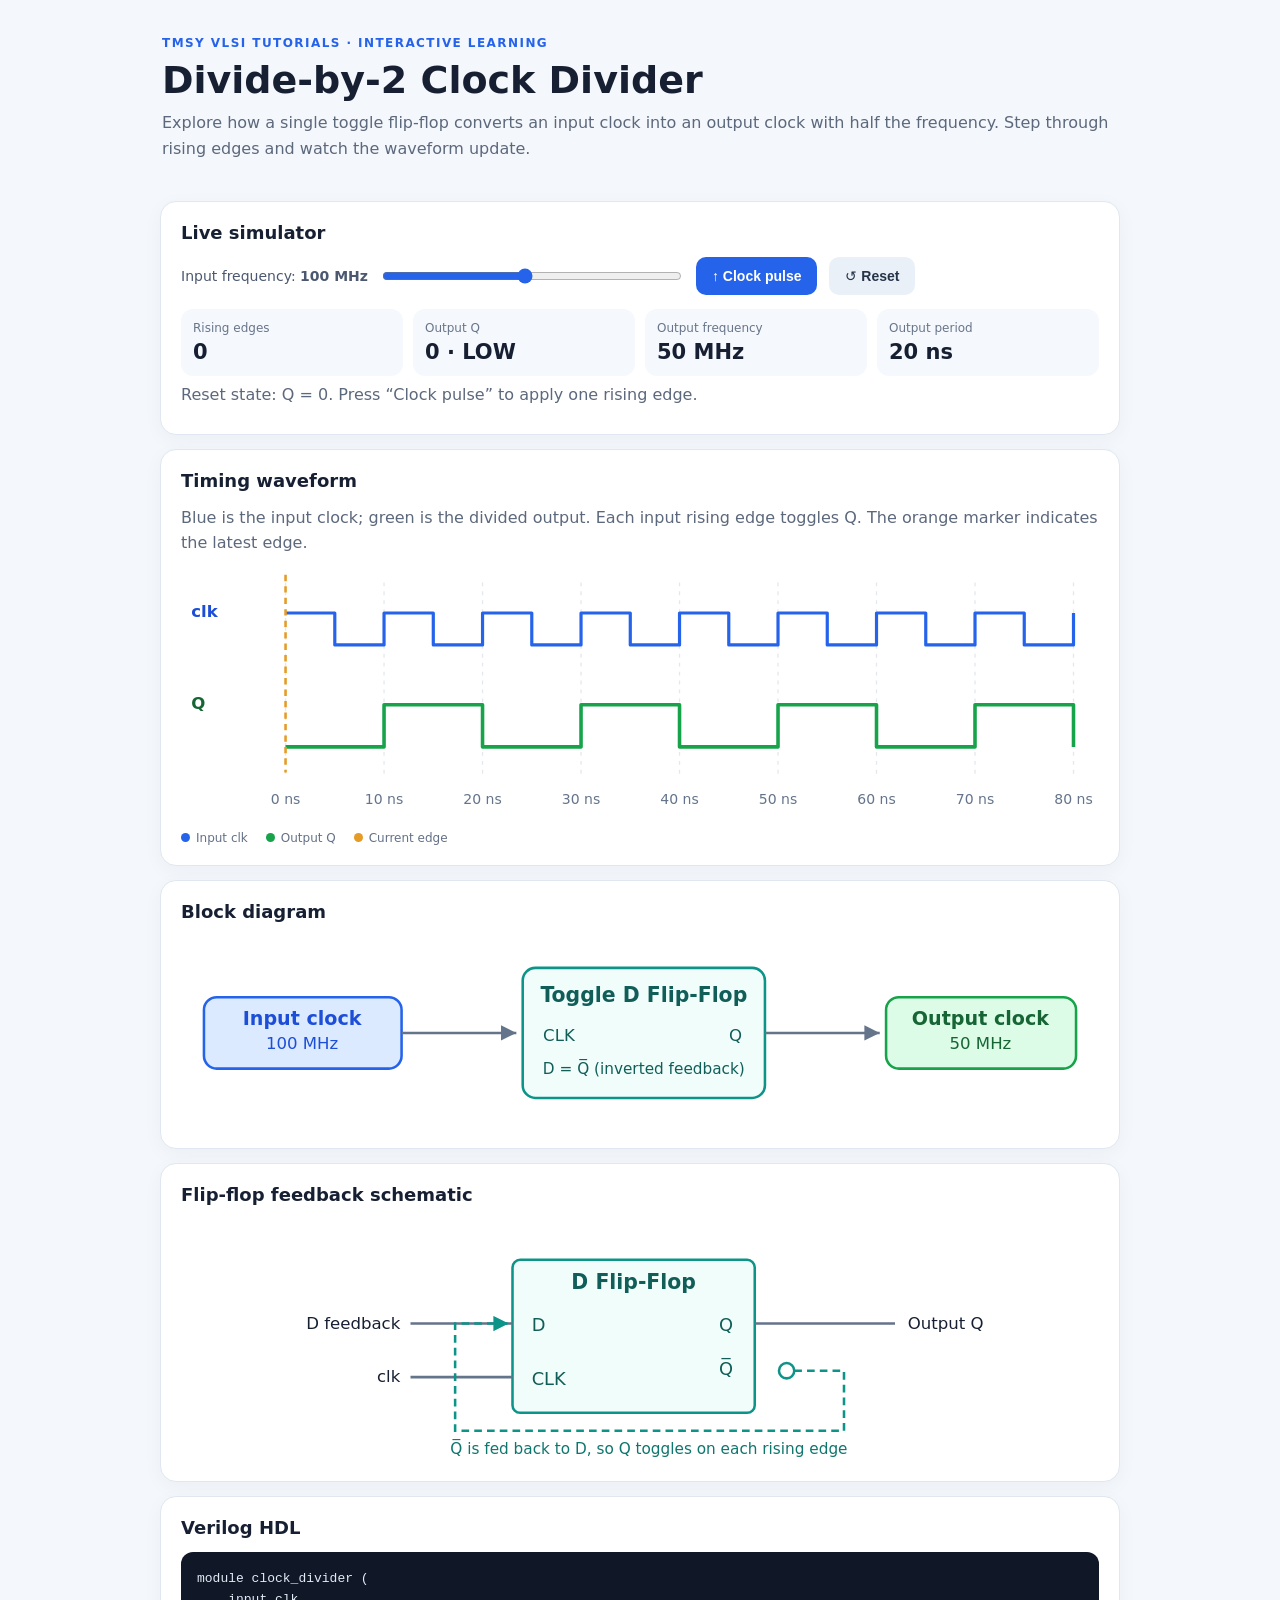
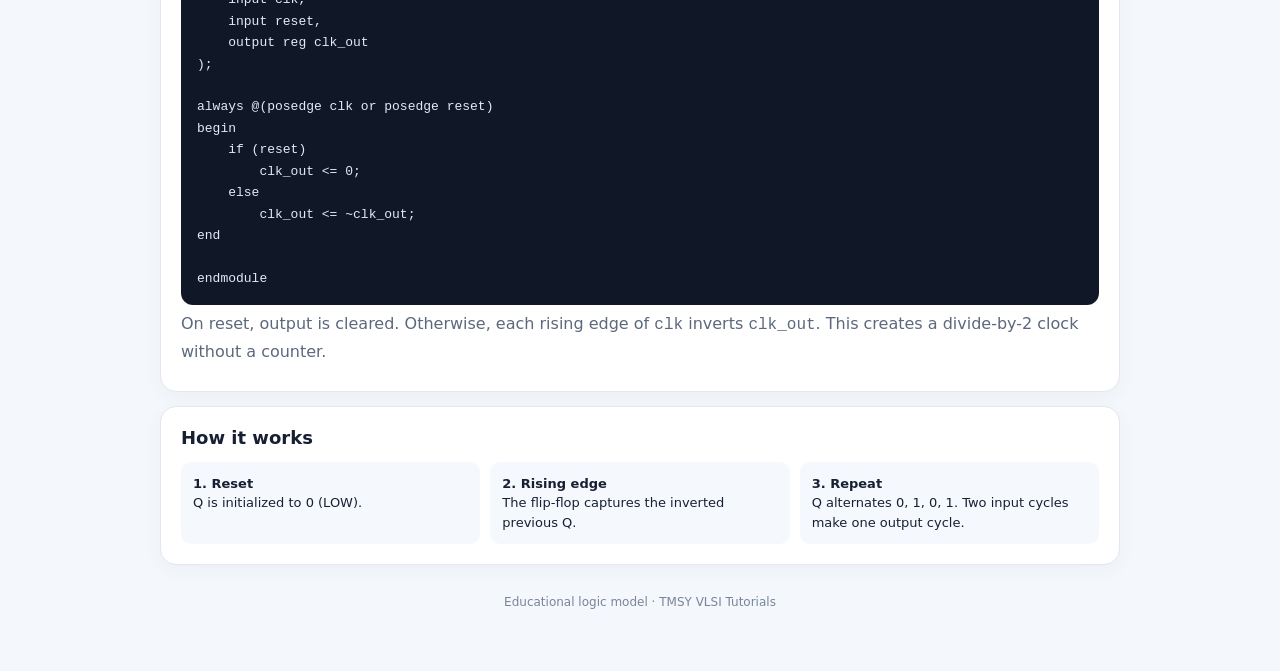
<file: clock-divider/index.html>
<!doctype html>
<html lang="en">
<head>
<meta charset="utf-8"><meta name="viewport" content="width=device-width,initial-scale=1">
<meta name="theme-color" content="#f8fafc">
<title>Divide-by-2 Clock Divider | TMSY VLSI Tutorials</title>
<style>
:root{font-family:Inter,system-ui,-apple-system,Segoe UI,Roboto,Arial,sans-serif;color:#172033;background:#f4f7fb;font-synthesis:none}
*{box-sizing:border-box}body{margin:0;padding:24px 14px 48px}.wrap{max-width:960px;margin:auto}
header{padding:12px 2px 20px}h1{font-size:clamp(25px,5vw,38px);margin:8px 0}p{line-height:1.6;color:#5c687c;margin:6px 0}.eyebrow{font-size:12px;font-weight:800;letter-spacing:.12em;color:#2563eb;text-transform:uppercase}
.panel{background:white;border:1px solid #e0e7f0;border-radius:16px;padding:20px;margin:14px 0;box-shadow:0 5px 20px #1c35520a}
h2{font-size:18px;margin:0 0 14px}.metrics{display:grid;grid-template-columns:repeat(4,1fr);gap:10px;margin-top:14px}.metric{background:#f5f8fc;border-radius:12px;padding:12px}.metric small{display:block;color:#68758a;font-size:12px}.metric strong{display:block;font-size:21px;margin-top:5px;font-variant-numeric:tabular-nums}
.controls{display:flex;align-items:center;gap:12px;flex-wrap:wrap}.controls label{font-size:14px;color:#4b5870}.controls input{width:min(300px,55vw);accent-color:#2563eb}
button{border:0;border-radius:10px;padding:11px 16px;font-weight:700;cursor:pointer;background:#2563eb;color:white;font-size:14px}button.secondary{background:#eaf0f7;color:#263449}button:disabled{opacity:.45;cursor:not-allowed}
svg{width:100%;height:auto;display:block;overflow:visible}.legend{display:flex;gap:18px;flex-wrap:wrap;font-size:12px;color:#637087;margin-top:8px}.dot{display:inline-block;width:9px;height:9px;border-radius:50%;margin-right:6px}
code,pre{font-family:ui-monospace,SFMono-Regular,Consolas,monospace}pre{background:#101827;color:#e2eaf6;border-radius:12px;padding:16px;overflow:auto;font-size:13px;line-height:1.65;margin:0;white-space:pre}
.steps{display:grid;grid-template-columns:repeat(3,1fr);gap:10px}.step{padding:12px;background:#f5f8fc;border-radius:10px;font-size:13px;line-height:1.5}
footer{text-align:center;color:#78859a;font-size:12px;padding:16px}
@media(max-width:600px){body{padding:16px 10px}.panel{padding:15px}.metrics{grid-template-columns:repeat(2,1fr)}.steps{grid-template-columns:1fr}pre{font-size:11px;padding:12px}}
</style></head>
<body><main class="wrap">
<header><div class="eyebrow">TMSY VLSI Tutorials · Interactive learning</div><h1>Divide-by-2 Clock Divider</h1><p>Explore how a single toggle flip-flop converts an input clock into an output clock with half the frequency. Step through rising edges and watch the waveform update.</p></header>
<section class="panel"><h2>Live simulator</h2><div class="controls"><label for="freq">Input frequency: <b id="freqText">100 MHz</b></label><input id="freq" type="range" min="10" max="200" step="10" value="100"><button id="pulse">↑ Clock pulse</button><button id="reset" class="secondary">↺ Reset</button></div>
<div class="metrics"><div class="metric"><small>Rising edges</small><strong id="edges">0</strong></div><div class="metric"><small>Output Q</small><strong id="q">0 · LOW</strong></div><div class="metric"><small>Output frequency</small><strong id="outFreq">50 MHz</strong></div><div class="metric"><small>Output period</small><strong id="outPeriod">20 ns</strong></div></div>
<p id="explain" aria-live="polite">Reset state: Q = 0. Press “Clock pulse” to apply one rising edge.</p></section>
<section class="panel"><h2>Timing waveform</h2><p>Blue is the input clock; green is the divided output. Each input rising edge toggles Q. The orange marker indicates the latest edge.</p>
<svg id="wave" viewBox="0 0 720 205" role="img" aria-label="Input and divide-by-two output clock timing waveform"></svg>
<div class="legend"><span><i class="dot" style="background:#2563eb"></i>Input clk</span><span><i class="dot" style="background:#16a34a"></i>Output Q</span><span><i class="dot" style="background:#e59b25"></i>Current edge</span></div></section>
<section class="panel"><h2>Block diagram</h2><svg viewBox="0 0 720 150" role="img" aria-label="Input clock connected to toggle flip-flop and output clock"><defs><marker id="arr" markerWidth="8" markerHeight="8" refX="6" refY="3" orient="auto"><path d="M0 0L6 3L0 6Z" fill="#64748b"/></marker></defs><rect x="18" y="48" width="155" height="56" rx="10" fill="#dbeafe" stroke="#2563eb" stroke-width="2"/><text x="95" y="70" text-anchor="middle" font-size="15" font-weight="700" fill="#1d4ed8">Input clock</text><text x="95" y="89" text-anchor="middle" font-size="13" fill="#1d4ed8" id="blockIn">100 MHz</text><path d="M173 76H263" stroke="#64748b" stroke-width="2" marker-end="url(#arr)"/><rect x="268" y="25" width="190" height="102" rx="10" fill="#f0fdfa" stroke="#0d9488" stroke-width="2"/><text x="363" y="52" text-anchor="middle" font-size="16" font-weight="700" fill="#115e59">Toggle D Flip-Flop</text><text x="284" y="82" font-size="13" fill="#115e59">CLK</text><text x="440" y="82" text-anchor="end" font-size="13" fill="#115e59">Q</text><text x="363" y="108" text-anchor="middle" font-size="12" fill="#115e59">D = Q̅ (inverted feedback)</text><path d="M458 76H548" stroke="#64748b" stroke-width="2" marker-end="url(#arr)"/><rect x="553" y="48" width="149" height="56" rx="10" fill="#dcfce7" stroke="#16a34a" stroke-width="2"/><text x="627" y="70" text-anchor="middle" font-size="15" font-weight="700" fill="#166534">Output clock</text><text x="627" y="89" text-anchor="middle" font-size="13" fill="#166534" id="blockOut">50 MHz</text></svg></section>
<section class="panel"><h2>Flip-flop feedback schematic</h2><svg viewBox="0 0 720 190" role="img" aria-label="D flip-flop with inverted output feedback to D input"><defs><marker id="fbarr" markerWidth="8" markerHeight="8" refX="6" refY="3" orient="auto"><path d="M0 0L6 3L0 6Z" fill="#0d9488"/></marker></defs><rect x="260" y="32" width="190" height="120" rx="6" fill="#f0fdfa" stroke="#0d9488" stroke-width="2"/><text x="355" y="55" text-anchor="middle" font-size="16" font-weight="700" fill="#115e59">D Flip-Flop</text><text x="275" y="88" font-size="14" fill="#115e59">D</text><text x="275" y="130" font-size="14" fill="#115e59">CLK</text><text x="433" y="88" text-anchor="end" font-size="14" fill="#115e59">Q</text><text x="433" y="122" text-anchor="end" font-size="14" fill="#115e59">Q̅</text><path d="M180 82H260M450 82H560M180 124H260" fill="none" stroke="#64748b" stroke-width="2"/><text x="172" y="86" text-anchor="end" font-size="13" fill="currentColor">D feedback</text><text x="172" y="128" text-anchor="end" font-size="13" fill="currentColor">clk</text><text x="570" y="86" font-size="13" fill="currentColor">Output Q</text><circle cx="475" cy="119" r="6" fill="white" stroke="#0d9488" stroke-width="2"/><path d="M481 119H520V166H215V82H257" fill="none" stroke="#0d9488" stroke-width="2" stroke-dasharray="6 4" marker-end="url(#fbarr)"/><text x="367" y="184" text-anchor="middle" font-size="12" fill="#0f766e">Q̅ is fed back to D, so Q toggles on each rising edge</text></svg></section>
<section class="panel"><h2>Verilog HDL</h2><pre><code>module clock_divider (
    input clk,
    input reset,
    output reg clk_out
);

always @(posedge clk or posedge reset)
begin
    if (reset)
        clk_out &lt;= 0;
    else
        clk_out &lt;= ~clk_out;
end

endmodule</code></pre><p>On reset, output is cleared. Otherwise, each rising edge of <code>clk</code> inverts <code>clk_out</code>. This creates a divide-by-2 clock without a counter.</p></section>
<section class="panel"><h2>How it works</h2><div class="steps"><div class="step"><b>1. Reset</b><br>Q is initialized to 0 (LOW).</div><div class="step"><b>2. Rising edge</b><br>The flip-flop captures the inverted previous Q.</div><div class="step"><b>3. Repeat</b><br>Q alternates 0, 1, 0, 1. Two input cycles make one output cycle.</div></div></section>
<footer>Educational logic model · TMSY VLSI Tutorials</footer>
</main>
<script>
const $=id=>document.getElementById(id);let edges=0,q=0,history=[0],freq=100;
function fmt(n){return Number.isInteger(n)?String(n):n.toFixed(2)}
function draw(){const svg=$('wave'),W=720,left=82,right=700,step=(right-left)/8,topH=40,lowH=65,outHi=112,outLo=145;let s='';
for(let i=0;i<=8;i++){let x=left+i*step;s+=`<line x1="${x}" y1="16" x2="${x}" y2="168" stroke="#94a3b8" stroke-opacity=".25" stroke-dasharray="3 4"/><text x="${x}" y="190" text-anchor="middle" font-size="11" fill="#64748b">${fmt(i*1000/freq)} ns</text>`}
s+='<text x="8" y="43" font-size="13" fill="#1d4ed8" font-weight="700">clk</text><text x="8" y="115" font-size="13" fill="#166534" font-weight="700">Q</text>';
let p=`M ${left} ${topH}`;for(let i=0;i<8;i++){let x=left+i*step;p+=` H ${x+step/2} V ${lowH} H ${x+step} V ${topH}`;}s+=`<path d="${p}" fill="none" stroke="#2563eb" stroke-width="2.5" stroke-linejoin="round"/>`;
let op=`M ${left} ${q===0?outLo:outHi}`;let qtemp=0;for(let i=0;i<8;i++){let x=left+i*step;op+=` H ${x+step} V ${qtemp===0?outHi:outLo}`;qtemp=1-qtemp;}s+=`<path d="${op}" fill="none" stroke="#16a34a" stroke-width="2.8" stroke-linejoin="round"/>`;
let markerX=left+Math.min(edges,8)*step;s+=`<line x1="${markerX}" x2="${markerX}" y1="10" y2="165" stroke="#e59b25" stroke-width="2" stroke-dasharray="5 4"/>`;svg.innerHTML=s;
$('edges').textContent=edges;$('q').textContent=q+' · '+(q?'HIGH':'LOW');$('outFreq').textContent=fmt(freq/2)+' MHz';$('outPeriod').textContent=fmt(2000/freq)+' ns';$('freqText').textContent=freq+' MHz';$('blockIn').textContent=freq+' MHz';$('blockOut').textContent=fmt(freq/2)+' MHz';$('explain').textContent=edges===0?'Reset state: Q = 0. Press “Clock pulse” to apply one rising edge.':`After ${edges} input rising edge(s), Q = ${q}. Output toggles on every rising edge; full output period = two input periods.`;$('pulse').disabled=edges>=8;}
$('pulse').addEventListener('click',()=>{edges++;q=1-q;history.push(q);draw()});$('reset').addEventListener('click',()=>{edges=0;q=0;history=[0];draw()});$('freq').addEventListener('input',e=>{freq=+e.target.value;draw()});draw();
</script></body></html>
</file>
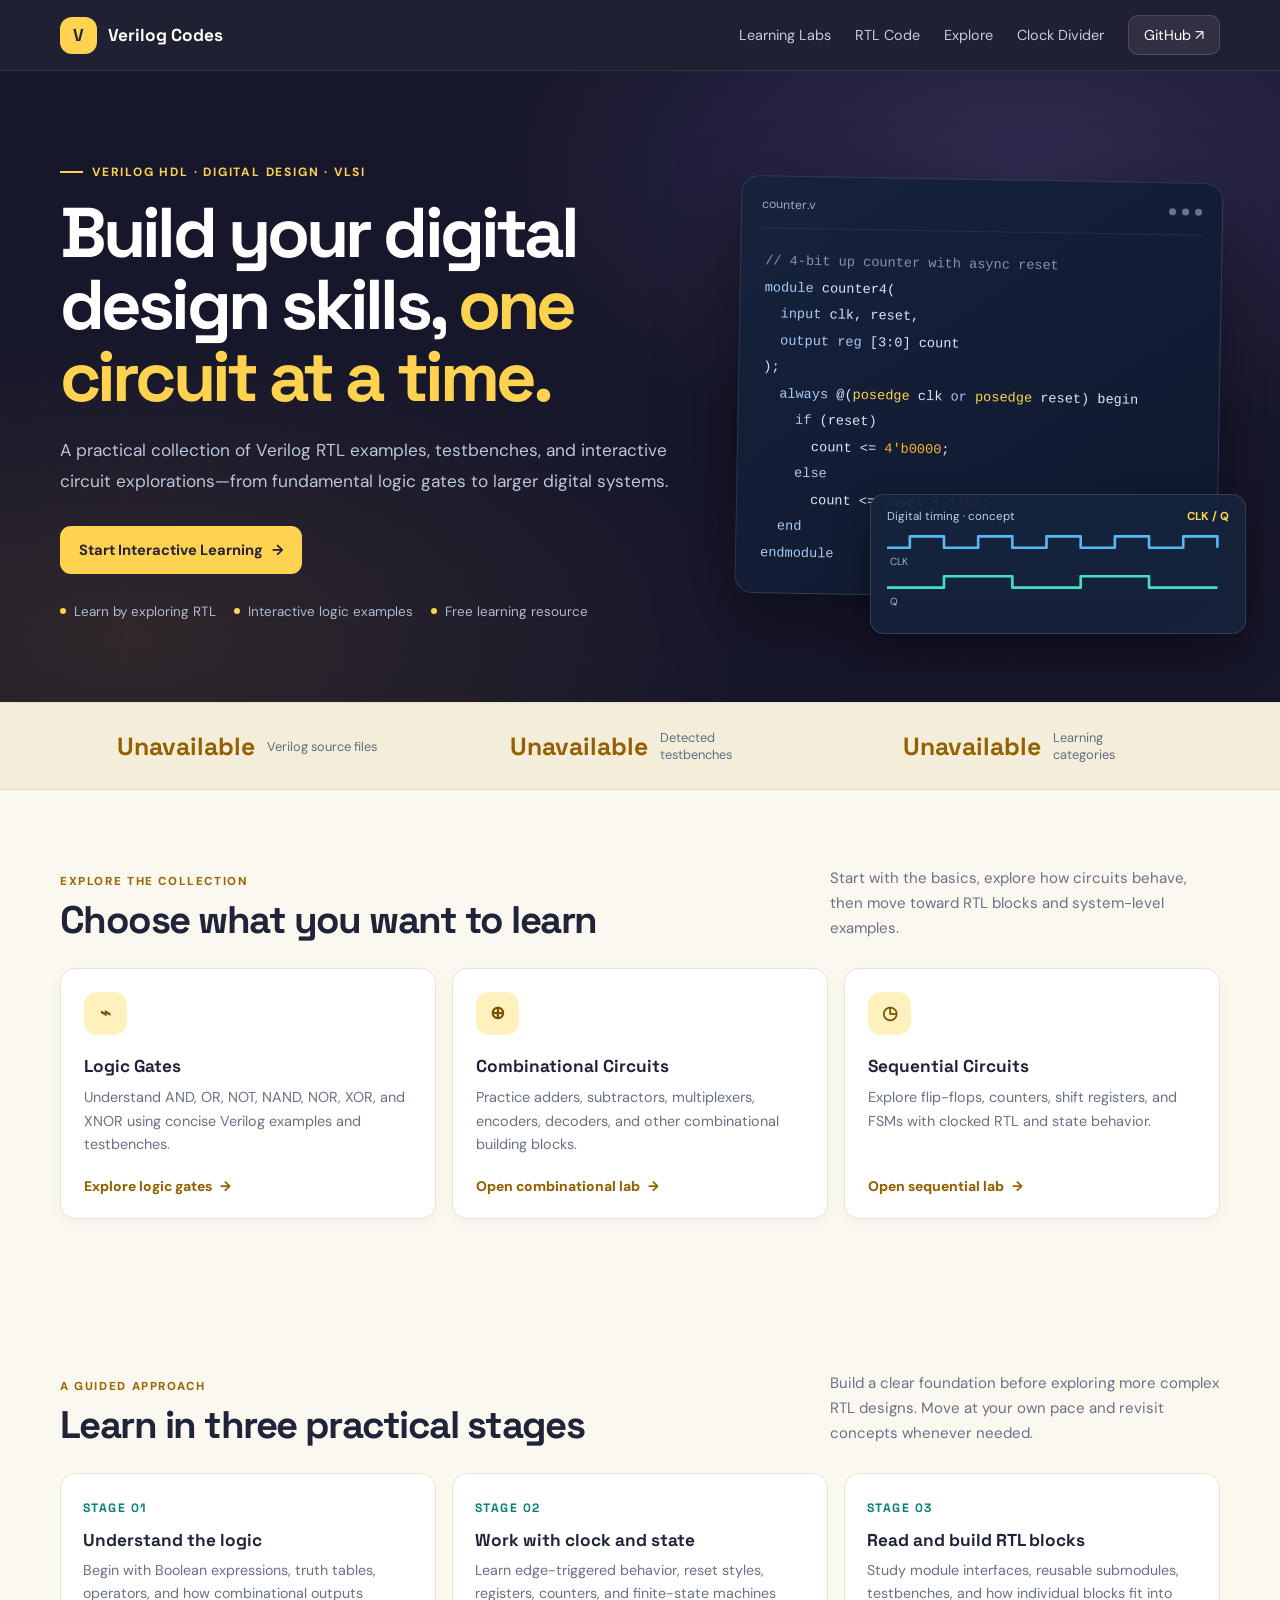
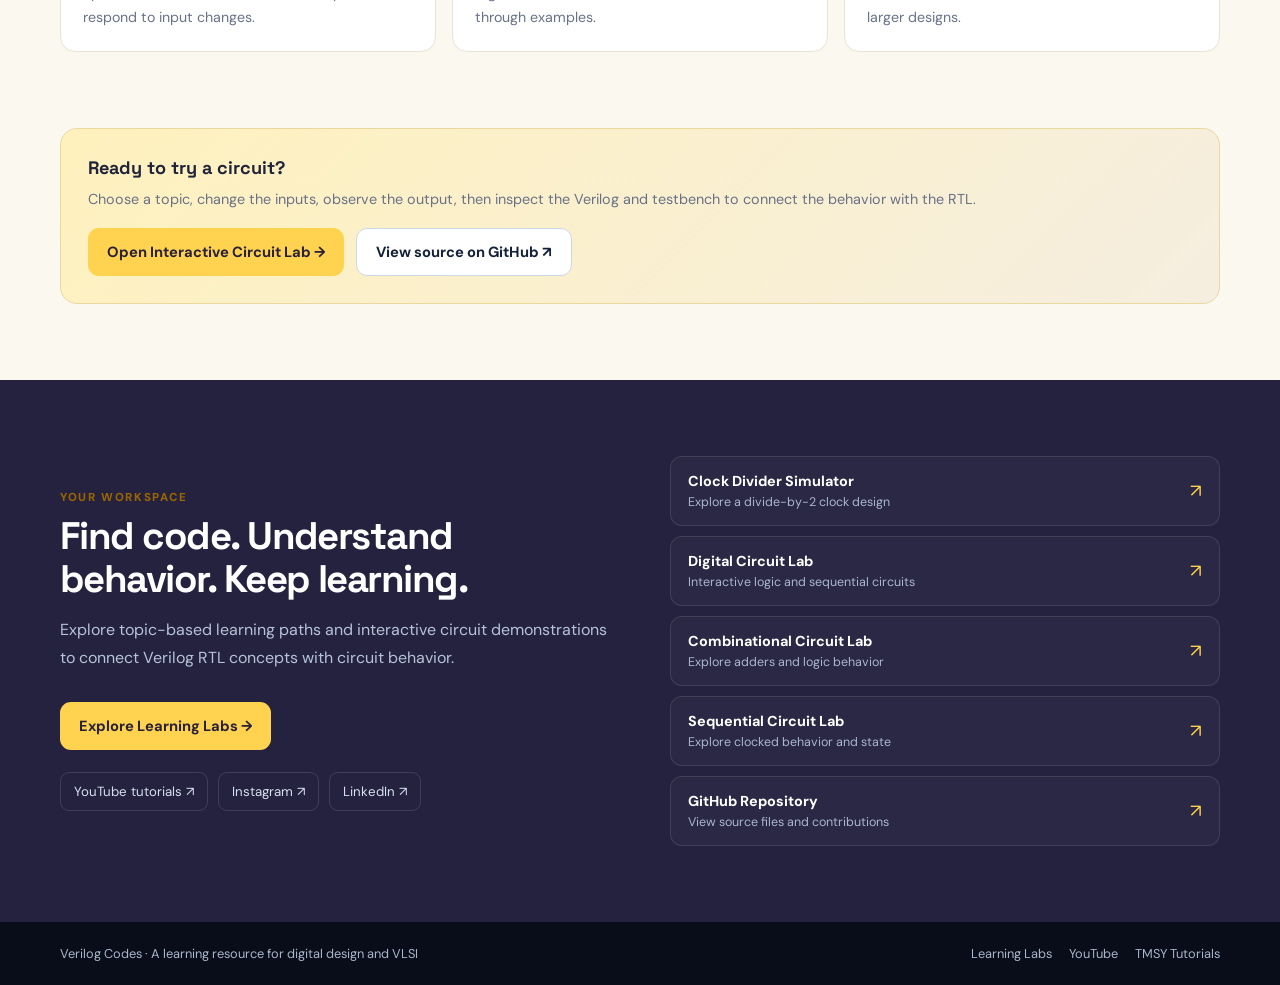
<file: docs/index.html>
<!DOCTYPE html>
<html lang="en">
<head>
<meta charset="UTF-8"><meta name="viewport" content="width=device-width, initial-scale=1">
<title>Verilog Codes | Learn Digital Design & RTL</title>
<meta name="description" content="Explore practical Verilog HDL examples, digital circuit simulations, sequential logic, processor blocks and VLSI learning resources.">
<meta name="theme-color" content="#0b1020">
<link rel="preconnect" href="https://fonts.googleapis.com"><link rel="preconnect" href="https://fonts.gstatic.com" crossorigin>
<link href="https://fonts.googleapis.com/css2?family=DM+Sans:wght@400;500;600;700&family=Space+Grotesk:wght@500;600;700&display=swap" rel="stylesheet">
<style>
:root{--ink:#10182b;--muted:#62708a;--navy:#0b1020;--navy2:#111b32;--teal:#43e0c0;--line:#e4eaf2;--paper:#f5f8fc;--white:#fff}*{box-sizing:border-box}html{scroll-behavior:smooth}body{margin:0;background:var(--paper);color:var(--ink);font-family:"DM Sans",Arial,sans-serif}a{color:inherit;text-decoration:none}.wrap{width:min(1160px,calc(100% - 40px));margin:auto}.topbar{position:sticky;top:0;z-index:10;background:rgba(11,16,32,.94);backdrop-filter:blur(14px);border-bottom:1px solid #ffffff16}.nav{min-height:70px;display:flex;align-items:center;justify-content:space-between;gap:22px;color:#fff}.brand{display:flex;align-items:center;gap:11px;font:700 1.08rem "Space Grotesk",sans-serif;white-space:nowrap}.brand-mark{display:grid;place-items:center;width:37px;height:37px;border-radius:12px;background:var(--teal);color:#071b24;font-weight:700}.navlinks{display:flex;align-items:center;gap:24px;color:#c3cde0;font-size:.9rem}.navlinks a:hover{color:var(--teal)}.navlinks .nav-cta{padding:10px 15px;border-radius:10px;background:#ffffff12;color:#fff;border:1px solid #ffffff22}.hero{position:relative;overflow:hidden;background:radial-gradient(ellipse at 80% 15%,#204d6070,transparent 36%),radial-gradient(ellipse at 10% 90%,#124a4b50,transparent 38%),var(--navy);color:#fff;padding:86px 0 82px}.hero:after{content:"";position:absolute;inset:0;pointer-events:none;opacity:.16;background-image:linear-gradient(#9db5d61b 1px,transparent 1px),linear-gradient(90deg,#9db5d61b 1px,transparent 1px);background-size:42px 42px;mask-image:linear-gradient(90deg,black,transparent)}.hero-grid{position:relative;z-index:1;display:grid;grid-template-columns:1.12fr .88fr;align-items:center;gap:65px}.eyebrow{display:inline-flex;align-items:center;gap:9px;margin:0 0 18px;color:var(--teal);font-size:.75rem;font-weight:700;letter-spacing:.15em;text-transform:uppercase}.eyebrow:before{content:"";width:23px;height:2px;background:var(--teal)}h1,h2,h3{font-family:"Space Grotesk",sans-serif}h1{max-width:690px;margin:0;font-size:clamp(2.8rem,5.5vw,4.8rem);line-height:1.02;letter-spacing:-.055em}h1 span{color:var(--teal)}.hero-copy>p:not(.eyebrow){max-width:630px;margin:22px 0 0;color:#bac6da;font-size:1.08rem;line-height:1.75}.actions{display:flex;gap:12px;flex-wrap:wrap;margin-top:30px}.btn{display:inline-flex;align-items:center;justify-content:center;gap:9px;min-height:48px;padding:0 19px;border-radius:11px;font-size:.92rem;font-weight:700;transition:transform .18s,background .18s,border .18s}.btn:hover{transform:translateY(-2px)}.btn-main{background:var(--teal);color:#082126}.btn-main:hover{background:#6af0d4}.btn-outline{border:1px solid #ffffff35;color:#fff;background:#ffffff08}.btn-outline:hover{border-color:var(--teal)}.hero-foot{display:flex;flex-wrap:wrap;gap:18px;margin-top:29px;color:#aebbd0;font-size:.84rem}.hero-foot span{display:flex;align-items:center;gap:8px}.dot{width:6px;height:6px;border-radius:50%;background:var(--teal)}.visual{position:relative;min-width:0}.code-card{position:relative;padding:20px;border:1px solid #ffffff20;border-radius:18px;background:linear-gradient(145deg,#17233d,#0e172b);box-shadow:0 28px 80px #0006;transform:rotate(1deg)}.code-top{display:flex;align-items:center;justify-content:space-between;padding-bottom:15px;border-bottom:1px solid #ffffff12;color:#9babc5;font-size:.77rem}.lights{display:flex;gap:6px}.lights i{width:7px;height:7px;border-radius:50%;background:#66758e}.code-body{padding:20px 4px 6px;font: .85rem/1.95 ui-monospace,SFMono-Regular,Consolas,monospace;color:#d9e6f8;white-space:pre}.kw{color:#65c7f3}.fn{color:#65e5c5}.num{color:#f5c779}.comment{color:#8293ad}.wave-card{position:absolute;right:-26px;bottom:-37px;width:78%;padding:14px 16px;border:1px solid #ffffff20;border-radius:14px;background:#17233df2;box-shadow:0 16px 38px #0005}.wave-title{display:flex;justify-content:space-between;color:#c2cee1;font-size:.72rem;margin-bottom:9px}.wave-title b{color:var(--teal)}.wave-card svg{display:block;width:100%;height:auto}.section{padding:76px 0}.section-head{display:flex;justify-content:space-between;align-items:end;gap:25px;margin-bottom:27px}.kicker{margin:0 0 9px;color:#078c7b;font-size:.72rem;font-weight:800;letter-spacing:.14em;text-transform:uppercase}.section-head h2,.split h2{margin:0;font-size:clamp(1.8rem,3vw,2.65rem);letter-spacing:-.04em;line-height:1.12}.section-head>p{max-width:390px;margin:0;color:var(--muted);line-height:1.65;font-size:.94rem}.feature-grid{display:grid;grid-template-columns:repeat(3,minmax(0,1fr));gap:16px}.feature{display:flex;flex-direction:column;min-height:220px;padding:23px;border:1px solid var(--line);border-radius:15px;background:#fff;box-shadow:0 5px 18px #172c4c08;transition:transform .2s,border .2s,box-shadow .2s}.feature:hover{transform:translateY(-4px);border-color:#9ddbd1;box-shadow:0 16px 35px #172c4c10}.feature-icon{display:grid;place-items:center;width:43px;height:43px;margin-bottom:20px;border-radius:13px;background:#e7f8f4;color:#087f72;font-size:1.15rem;font-weight:800}.feature h3{margin:0 0 9px;font-size:1.08rem}.feature p{margin:0 0 20px;color:var(--muted);font-size:.9rem;line-height:1.65}.feature a{margin-top:auto;color:#087f72;font-size:.87rem;font-weight:800}.feature a span{margin-left:5px}.stats-band{padding:26px 0;background:#eaf1f8;border-top:1px solid #e2e9f2;border-bottom:1px solid #e2e9f2}.stats{display:grid;grid-template-columns:repeat(3,1fr);gap:20px}.stat{display:flex;align-items:center;justify-content:center;gap:12px;text-align:left}.stat strong{font:700 1.55rem "Space Grotesk",sans-serif;color:#0d766d}.stat span{max-width:110px;color:#5f6d82;font-size:.8rem;line-height:1.35}.split-section{background:#101a30;color:#fff}.split{display:grid;grid-template-columns:1fr 1fr;gap:60px;align-items:center}.split p:not(.kicker){color:#b6c3d8;line-height:1.75}.split .kicker{color:var(--teal)}.resource-list{display:grid;gap:10px}.resource{display:flex;align-items:center;justify-content:space-between;gap:15px;padding:15px 17px;border:1px solid #ffffff1b;border-radius:12px;background:#ffffff08}.resource:hover{border-color:#43e0c080;background:#ffffff0e}.resource strong{display:block;font-size:.9rem}.resource small{display:block;margin-top:4px;color:#a9b7cd;font-size:.78rem}.resource .arrow{color:var(--teal);font-size:1.15rem}.social{display:flex;flex-wrap:wrap;gap:10px;margin-top:22px}.social a{padding:10px 13px;border:1px solid #ffffff20;border-radius:9px;color:#d6e0f0;font-size:.83rem}.social a:hover{border-color:var(--teal);color:var(--teal)}footer{padding:23px 0;background:#080d19;color:#aab6ca;font-size:.8rem}.foot{display:flex;justify-content:space-between;align-items:center;gap:15px;flex-wrap:wrap}.foot-links{display:flex;gap:17px;flex-wrap:wrap}.foot a:hover{color:var(--teal)}@media(max-width:850px){.hero-grid{grid-template-columns:1fr;gap:52px}.visual{max-width:570px;width:90%;margin:0 auto}.feature-grid{grid-template-columns:repeat(2,minmax(0,1fr))}.split{gap:32px}}@media(max-width:600px){.wrap{width:min(100% - 28px,1160px)}.nav{padding:12px 0;align-items:flex-start;flex-direction:column;gap:12px}.navlinks{width:100%;gap:8px;overflow-x:auto;padding-bottom:2px;white-space:nowrap}.navlinks a{font-size:.8rem}.navlinks .nav-cta{padding:7px 10px}.hero{padding:63px 0 75px}.hero-grid{gap:42px}h1{font-size:clamp(2.55rem,12vw,3.55rem)}.hero-copy>p:not(.eyebrow){font-size:.98rem}.visual{width:95%}.code-card{padding:15px}.code-body{font-size:.7rem}.wave-card{right:-9px;bottom:-31px;width:83%}.section{padding:56px 0}.section-head{display:block}.section-head>p{margin-top:12px}.feature-grid{grid-template-columns:1fr}.feature{min-height:0}.feature-icon{margin-bottom:14px}.stats{gap:7px}.stat{flex-direction:column;gap:3px;text-align:center}.stat strong{font-size:1.35rem}.stat span{font-size:.7rem}.split{grid-template-columns:1fr;gap:26px}.foot{align-items:flex-start;flex-direction:column}}
@media(prefers-reduced-motion:reduce){html{scroll-behavior:auto}*,*:before,*:after{transition:none!important}}

.roadmap{display:grid;grid-template-columns:repeat(3,1fr);gap:16px}.roadstep{padding:22px;border-radius:15px;background:#fff;border:1px solid var(--line)}.roadstep .stepno{font:700 .76rem "Space Grotesk",sans-serif;color:#087f72;letter-spacing:.12em}.roadstep h3{margin:12px 0 8px;font-size:1.08rem}.roadstep p{margin:0;color:var(--muted);font-size:.89rem;line-height:1.65}.project-grid{display:grid;grid-template-columns:repeat(2,minmax(0,1fr));gap:15px}.project{padding:21px;border:1px solid var(--line);border-radius:14px;background:#fff}.project-tag{display:inline-block;padding:5px 8px;border-radius:7px;background:#e7f8f4;color:#087f72;font-size:.7rem;font-weight:800;letter-spacing:.06em;text-transform:uppercase}.project h3{margin:13px 0 7px;font-size:1.05rem}.project p{margin:0;color:var(--muted);font-size:.88rem;line-height:1.65}.project a{display:inline-block;margin-top:13px;color:#087f72;font-size:.84rem;font-weight:800}.note{padding:16px 18px;border-left:3px solid #0c9b87;border-radius:0 10px 10px 0;background:#eaf6f4;color:#42566b;font-size:.83rem;line-height:1.65}.dark-panel{padding:27px;border-radius:17px;background:linear-gradient(135deg,#e9f8f5,#edf3fb);border:1px solid #dcece9}.dark-panel h3{margin:0 0 8px;font-size:1.13rem}.dark-panel p{margin:0;color:var(--muted);font-size:.9rem;line-height:1.7}.dark-panel .actions{margin-top:16px}
@media(max-width:850px){.roadmap{grid-template-columns:1fr}.project-grid{grid-template-columns:1fr}}

/* Warm gold + midnight + slate theme */
:root{--ink:#20243a;--muted:#687187;--navy:#17172b;--navy2:#24223e;--teal:#ffd34f;--line:#e8e3d7;--paper:#fbf8f0;--white:#fff;--gold:#f4b927;--gold-deep:#9b6500;--blue:#a9c9f5}
.topbar{background:rgba(23,23,43,.96)}
.brand-mark{background:#ffd34f;color:#29213a}
.navlinks a:hover,.foot a:hover{color:#ffd34f}
.hero{background:radial-gradient(ellipse at 80% 15%,#4b437b75,transparent 38%),radial-gradient(ellipse at 10% 90%,#8d652c35,transparent 38%),#17172b}
.eyebrow,.eyebrow:before,.hero h1 span,.dot,.wave-title b{color:#ffd34f}
.eyebrow:before,.dot{background:#ffd34f}
.btn-main{background:#ffd34f;color:#29213a}
.btn-main:hover{background:#ffe17a}
.btn-outline:hover{border-color:#ffd34f}
.kw{color:#a9c9f5}.fn{color:#ffd34f}.num{color:#f4b927}
.kicker,.split .kicker{color:#9b6500}
.feature:hover{border-color:#e7c45d}
.feature-icon{background:#fff1bd;color:#765000}
.feature a,.project a{color:#946000}
.stats-band{background:#f4edda;border-color:#e8dfc8}
.stat strong{color:#946000}
.split-section{background:#24223e}
.resource:hover{border-color:#ffd34f80}
.resource .arrow{color:#ffd34f}
.social a:hover{border-color:#ffd34f;color:#ffd34f}
.project-tag{background:#fff1bd;color:#765000}
.note{border-left-color:#d6a51c;background:#fff5d8;color:#5c5136}
.dark-panel{background:linear-gradient(135deg,#fff1bd,#f5eee0);border-color:#ead99e}
.dark-panel .btn-main{background:#ffd34f;color:#29213a}
.dark-panel .btn-main:hover{background:#ffe17a}
.dark-panel .btn-outline:hover{border-color:#c99b21}
@media(prefers-reduced-motion:reduce){*,*:before,*:after{transition:none!important}}
</style>
</head>
<body>
<header class="topbar"><nav class="nav wrap" aria-label="Main navigation"><a class="brand" href="index.html"><span class="brand-mark">V</span><span>Verilog Codes</span></a><div class="navlinks"><a href="learn/">Learning Labs</a><a href="rtl-code/">RTL Code</a><a href="#learn">Explore</a><a href="clock-divider/">Clock Divider</a><a href="https://github.com/T-Maharshi-Sanand-Yadav/Verilog_Codes" target="_blank" rel="noreferrer" class="nav-cta">GitHub ↗</a></div></nav></header>
<main>
<section class="hero"><div class="wrap hero-grid"><div class="hero-copy"><p class="eyebrow">Verilog HDL · Digital Design · VLSI</p><h1>Build your digital design skills, <span>one circuit at a time.</span></h1><p>A practical collection of Verilog RTL examples, testbenches, and interactive circuit explorations—from fundamental logic gates to larger digital systems.</p><div class="actions"><a class="btn btn-main" href="simulations/?path=All">Start Interactive Learning <span>→</span></a></div><div class="hero-foot"><span><i class="dot"></i> Learn by exploring RTL</span><span><i class="dot"></i> Interactive logic examples</span><span><i class="dot"></i> Free learning resource</span></div></div><div class="visual"><div class="code-card"><div class="code-top"><span>counter.v</span><span class="lights"><i></i><i></i><i></i></span></div><div class="code-body"><span class="comment">// 4-bit up counter with async reset</span>
<span class="kw">module</span> counter4(
  <span class="kw">input</span> clk, reset,
  <span class="kw">output reg</span> [3:0] count
);
  <span class="kw">always</span> @(<span class="fn">posedge</span> clk <span class="kw">or</span> <span class="fn">posedge</span> reset) begin
    <span class="kw">if</span> (reset)
      count &lt;= <span class="num">4'b0000</span>;
    <span class="kw">else</span>
      count &lt;= count + <span class="num">1'b1</span>;
  <span class="kw">end</span>
<span class="kw">endmodule</span></div></div><div class="wave-card"><div class="wave-title"><span>Digital timing · concept</span><b>CLK / Q</b></div><svg viewBox="0 0 300 76" role="img" aria-label="Illustrative clock and output waveforms"><path d="M0 13 H20 V3 H50 V13 H80 V3 H110 V13 H140 V3 H170 V13 H200 V3 H230 V13 H260 V3 H290 V13" fill="none" stroke="#56b9f5" stroke-width="2.3" stroke-linejoin="round"/><path d="M0 48 H50 V38 H110 V48 H170 V38 H230 V48 H290" fill="none" stroke="#43e0c0" stroke-width="2.3" stroke-linejoin="round"/><g fill="#9fb0c8" font-size="9"><text x="3" y="28">CLK</text><text x="3" y="63">Q</text></g></svg></div></div></div></section>
<section class="stats-band"><div class="wrap stats"><div class="stat"><strong id="totalFiles">…</strong><span>Verilog source files</span></div><div class="stat"><strong id="testbenchCount">…</strong><span>Detected testbenches</span></div><div class="stat"><strong id="categoryCount">…</strong><span>Learning categories</span></div></div></section>
<section class="section" id="learn"><div class="wrap"><div class="section-head"><div><p class="kicker">Explore the collection</p><h2>Choose what you want to learn</h2></div><p>Start with the basics, explore how circuits behave, then move toward RTL blocks and system-level examples.</p></div><div class="feature-grid">
<article class="feature"><div class="feature-icon">⌁</div><h3>Logic Gates</h3><p>Understand AND, OR, NOT, NAND, NOR, XOR, and XNOR using concise Verilog examples and testbenches.</p><a href="simulations/?path=Logic">Explore logic gates <span>→</span></a></article>
<article class="feature"><div class="feature-icon">⊕</div><h3>Combinational Circuits</h3><p>Practice adders, subtractors, multiplexers, encoders, decoders, and other combinational building blocks.</p><a href="simulations/?path=Combinational">Open combinational lab <span>→</span></a></article>
<article class="feature"><div class="feature-icon">◷</div><h3>Sequential Circuits</h3><p>Explore flip-flops, counters, shift registers, and FSMs with clocked RTL and state behavior.</p><a href="simulations/?path=Sequential">Open sequential lab <span>→</span></a></article>
</div></div></section>

<section class="section"><div class="wrap"><div class="section-head"><div><p class="kicker">A guided approach</p><h2>Learn in three practical stages</h2></div><p>Build a clear foundation before exploring more complex RTL designs. Move at your own pace and revisit concepts whenever needed.</p></div><div class="roadmap"><article class="roadstep"><span class="stepno">STAGE 01</span><h3>Understand the logic</h3><p>Begin with Boolean expressions, truth tables, operators, and how combinational outputs respond to input changes.</p></article><article class="roadstep"><span class="stepno">STAGE 02</span><h3>Work with clock and state</h3><p>Learn edge-triggered behavior, reset styles, registers, counters, and finite-state machines through examples.</p></article><article class="roadstep"><span class="stepno">STAGE 03</span><h3>Read and build RTL blocks</h3><p>Study module interfaces, reusable submodules, testbenches, and how individual blocks fit into larger designs.</p></article></div></div></section>
<section class="section" style="padding-top:0"><div class="wrap"><div class="dark-panel"><h3>Ready to try a circuit?</h3><p>Choose a topic, change the inputs, observe the output, then inspect the Verilog and testbench to connect the behavior with the RTL.</p><div class="actions"><a class="btn btn-main" href="simulations/?path=All">Open Interactive Circuit Lab →</a><a class="btn btn-outline" style="background:#fff;color:#142139;border-color:#cbd8e5" href="https://github.com/T-Maharshi-Sanand-Yadav/Verilog_Codes" target="_blank" rel="noreferrer">View source on GitHub ↗</a></div></div></div></section>
<section class="section split-section"><div class="wrap split"><div><p class="kicker">Your workspace</p><h2>Find code. Understand behavior. Keep learning.</h2><p>Explore topic-based learning paths and interactive circuit demonstrations to connect Verilog RTL concepts with circuit behavior.</p><div class="actions"><a class="btn btn-main" href="learn/">Explore Learning Labs →</a></div><div class="social"><a href="https://www.youtube.com/@maharshisanandyadav" target="_blank" rel="noreferrer">YouTube tutorials ↗</a><a href="https://www.instagram.com/vlsi.tmsy.tutorials" target="_blank" rel="noreferrer">Instagram ↗</a><a href="https://www.linkedin.com/newsletters/verilog-codes-7361018890564366337" target="_blank" rel="noreferrer">LinkedIn ↗</a></div></div><div class="resource-list"><a class="resource" href="clock-divider/"><span><strong>Clock Divider Simulator</strong><small>Explore a divide-by-2 clock design</small></span><span class="arrow">↗</span></a><a class="resource" href="simulations/"><span><strong>Digital Circuit Lab</strong><small>Interactive logic and sequential circuits</small></span><span class="arrow">↗</span></a><a class="resource" href="simulations/?path=Combinational"><span><strong>Combinational Circuit Lab</strong><small>Explore adders and logic behavior</small></span><span class="arrow">↗</span></a><a class="resource" href="simulations/?path=Sequential"><span><strong>Sequential Circuit Lab</strong><small>Explore clocked behavior and state</small></span><span class="arrow">↗</span></a><a class="resource" href="https://github.com/T-Maharshi-Sanand-Yadav/Verilog_Codes" target="_blank" rel="noreferrer"><span><strong>GitHub Repository</strong><small>View source files and contributions</small></span><span class="arrow">↗</span></a></div></div></section>
</main><footer><div class="wrap foot"><span>Verilog Codes · A learning resource for digital design and VLSI</span><div class="foot-links"><a href="learn/">Learning Labs</a><a href="https://www.youtube.com/@maharshisanandyadav" target="_blank" rel="noreferrer">YouTube</a><a href="https://www.tmsytutorials.com" target="_blank" rel="noreferrer">TMSY Tutorials</a></div></div></footer><script src="app.js"></script>
</body></html>
</file>
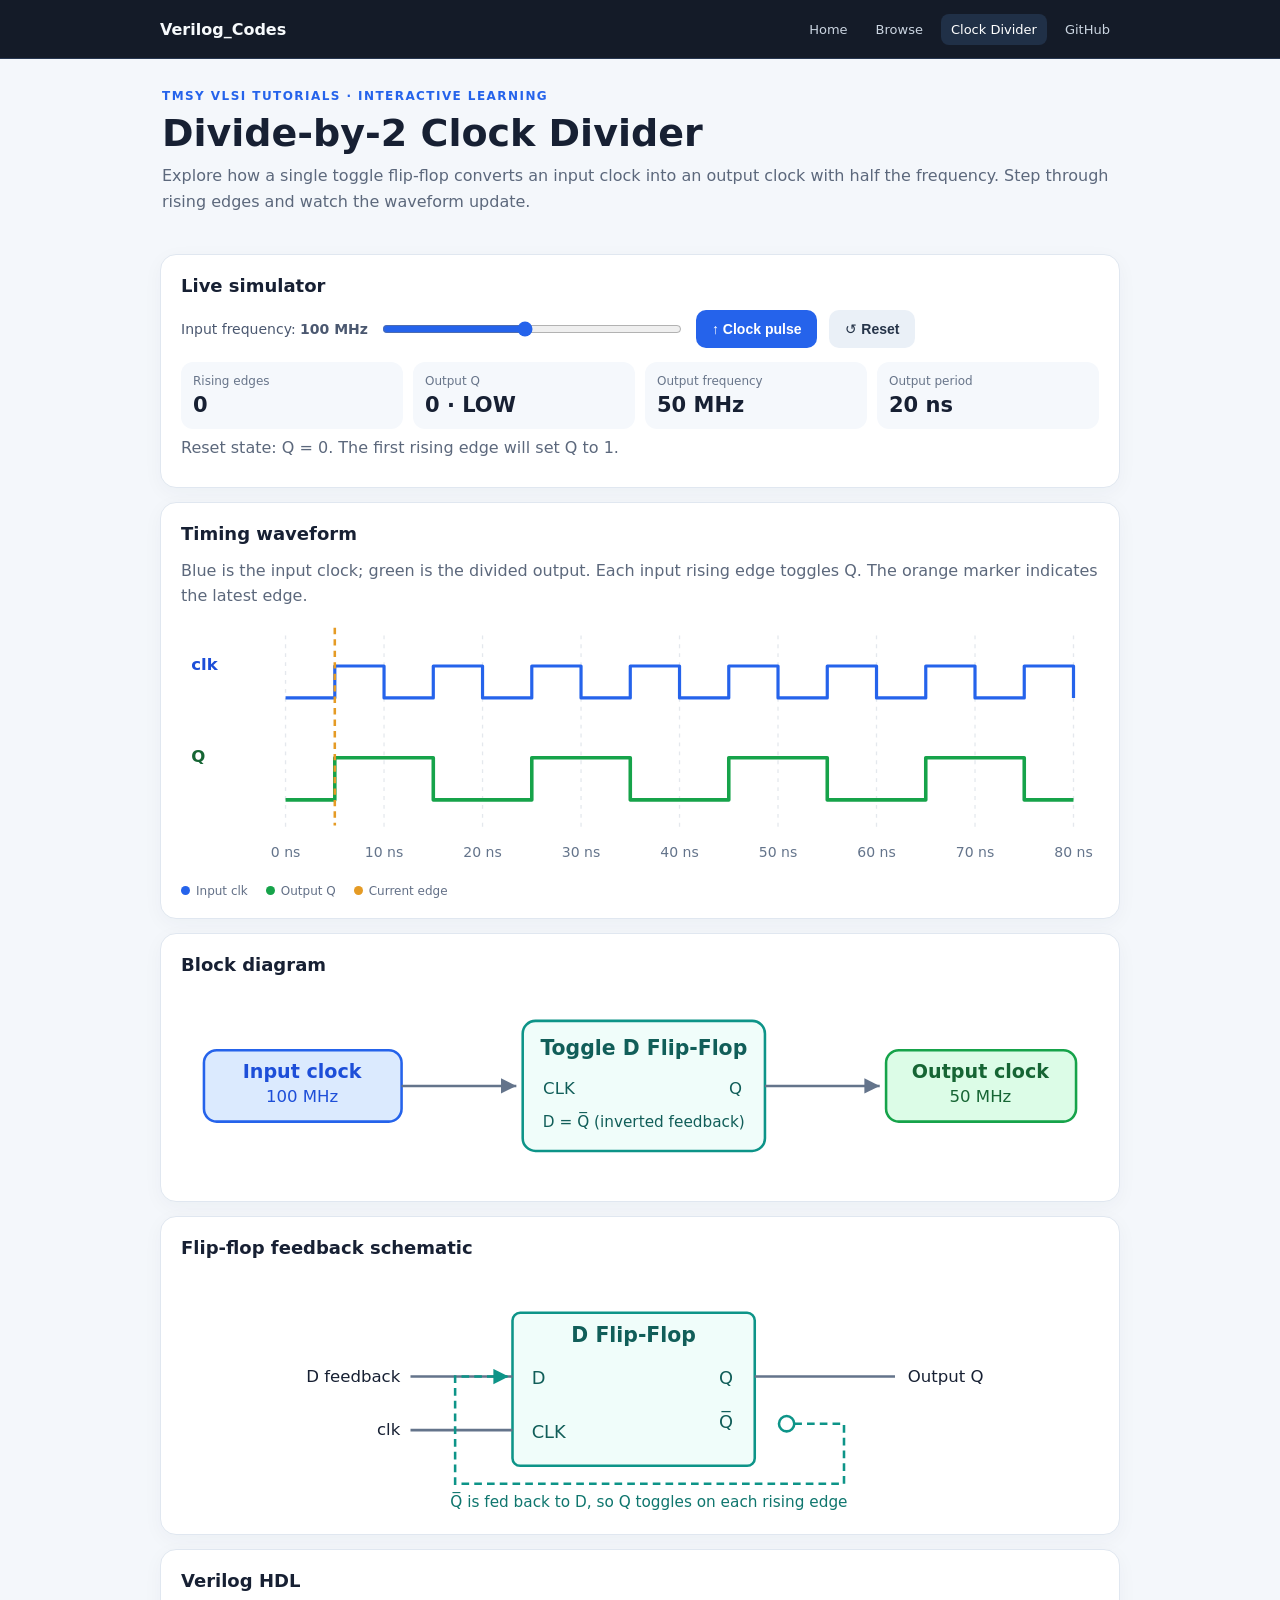
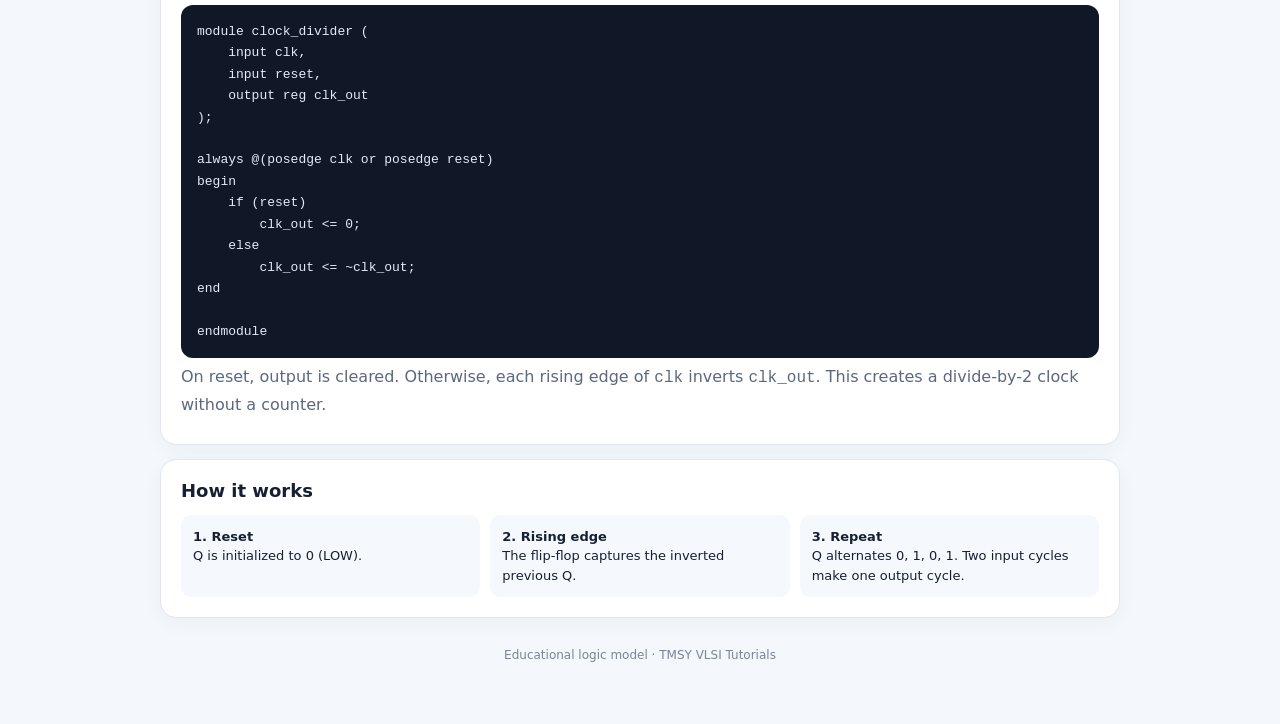
<file: docs/clock-divider/index.html>
<!doctype html>
<html lang="en">
<head>
<meta charset="utf-8"><meta name="viewport" content="width=device-width,initial-scale=1">
<meta name="theme-color" content="#f8fafc">
<title>Divide-by-2 Clock Divider | TMSY VLSI Tutorials</title>
<style>
:root{font-family:Inter,system-ui,-apple-system,Segoe UI,Roboto,Arial,sans-serif;color:#172033;background:#f4f7fb;font-synthesis:none}
*{box-sizing:border-box}body{margin:0;padding:24px 14px 48px}.wrap{max-width:960px;margin:auto}
header{padding:12px 2px 20px}h1{font-size:clamp(25px,5vw,38px);margin:8px 0}p{line-height:1.6;color:#5c687c;margin:6px 0}.eyebrow{font-size:12px;font-weight:800;letter-spacing:.12em;color:#2563eb;text-transform:uppercase}
.panel{background:white;border:1px solid #e0e7f0;border-radius:16px;padding:20px;margin:14px 0;box-shadow:0 5px 20px #1c35520a}
h2{font-size:18px;margin:0 0 14px}.metrics{display:grid;grid-template-columns:repeat(4,1fr);gap:10px;margin-top:14px}.metric{background:#f5f8fc;border-radius:12px;padding:12px}.metric small{display:block;color:#68758a;font-size:12px}.metric strong{display:block;font-size:21px;margin-top:5px;font-variant-numeric:tabular-nums}
.controls{display:flex;align-items:center;gap:12px;flex-wrap:wrap}.controls label{font-size:14px;color:#4b5870}.controls input{width:min(300px,55vw);accent-color:#2563eb}
button{border:0;border-radius:10px;padding:11px 16px;font-weight:700;cursor:pointer;background:#2563eb;color:white;font-size:14px}button.secondary{background:#eaf0f7;color:#263449}button:disabled{opacity:.45;cursor:not-allowed}
svg{width:100%;height:auto;display:block;overflow:visible}.legend{display:flex;gap:18px;flex-wrap:wrap;font-size:12px;color:#637087;margin-top:8px}.dot{display:inline-block;width:9px;height:9px;border-radius:50%;margin-right:6px}
code,pre{font-family:ui-monospace,SFMono-Regular,Consolas,monospace}pre{background:#101827;color:#e2eaf6;border-radius:12px;padding:16px;overflow:auto;font-size:13px;line-height:1.65;margin:0;white-space:pre}
.steps{display:grid;grid-template-columns:repeat(3,1fr);gap:10px}.step{padding:12px;background:#f5f8fc;border-radius:10px;font-size:13px;line-height:1.5}
footer{text-align:center;color:#78859a;font-size:12px;padding:16px}
@media(max-width:600px){body{padding:16px 10px}.panel{padding:15px}.metrics{grid-template-columns:repeat(2,1fr)}.steps{grid-template-columns:1fr}pre{font-size:11px;padding:12px}}

.site-header{position:sticky;top:0;z-index:20;margin:-24px -14px 18px;padding:0 14px;background:rgba(11,18,32,.96);border-bottom:1px solid #273650;backdrop-filter:blur(12px)}
.site-nav{max-width:960px;min-height:58px;margin:auto;display:flex;align-items:center;justify-content:space-between;gap:12px}
.site-brand{color:#f7fafc;text-decoration:none;font-weight:800}
.site-links{display:flex;align-items:center;justify-content:flex-end;gap:8px;flex-wrap:wrap}
.site-links a{color:#cbd5e1;text-decoration:none;font-size:13px;padding:8px 10px;border-radius:8px}
.site-links a:hover,.site-links a[aria-current=page]{background:#203047;color:white}
@media(max-width:600px){.site-header{margin:-16px -10px 14px}.site-nav{align-items:flex-start;flex-direction:column;padding:10px 0}.site-links{justify-content:flex-start;width:100%}.site-links a{border:1px solid #34445b;padding:7px 9px}}
</style></head>
<body>
<header class="site-header"><nav class="site-nav" aria-label="Main navigation">
<a class="site-brand" href="../index.html">Verilog_Codes</a>
<div class="site-links"><a href="../index.html">Home</a><a href="../browse.html">Browse</a><a href="./" aria-current="page">Clock Divider</a><a href="https://github.com/T-Maharshi-Sanand-Yadav/Verilog_Codes" target="_blank" rel="noreferrer">GitHub</a></div>
</nav></header>
<main class="wrap">
<header><div class="eyebrow">TMSY VLSI Tutorials · Interactive learning</div><h1>Divide-by-2 Clock Divider</h1><p>Explore how a single toggle flip-flop converts an input clock into an output clock with half the frequency. Step through rising edges and watch the waveform update.</p></header>
<section class="panel"><h2>Live simulator</h2><div class="controls"><label for="freq">Input frequency: <b id="freqText">100 MHz</b></label><input id="freq" type="range" min="10" max="200" step="10" value="100"><button id="pulse">↑ Clock pulse</button><button id="reset" class="secondary">↺ Reset</button></div>
<div class="metrics"><div class="metric"><small>Rising edges</small><strong id="edges">0</strong></div><div class="metric"><small>Output Q</small><strong id="q">0 · LOW</strong></div><div class="metric"><small>Output frequency</small><strong id="outFreq">50 MHz</strong></div><div class="metric"><small>Output period</small><strong id="outPeriod">20 ns</strong></div></div>
<p id="explain" aria-live="polite">Reset state: Q = 0. Press “Clock pulse” to apply one rising edge.</p></section>
<section class="panel"><h2>Timing waveform</h2><p>Blue is the input clock; green is the divided output. Each input rising edge toggles Q. The orange marker indicates the latest edge.</p>
<svg id="wave" viewBox="0 0 720 205" role="img" aria-label="Input and divide-by-two output clock timing waveform"></svg>
<div class="legend"><span><i class="dot" style="background:#2563eb"></i>Input clk</span><span><i class="dot" style="background:#16a34a"></i>Output Q</span><span><i class="dot" style="background:#e59b25"></i>Current edge</span></div></section>
<section class="panel"><h2>Block diagram</h2><svg viewBox="0 0 720 150" role="img" aria-label="Input clock connected to toggle flip-flop and output clock"><defs><marker id="arr" markerWidth="8" markerHeight="8" refX="6" refY="3" orient="auto"><path d="M0 0L6 3L0 6Z" fill="#64748b"/></marker></defs><rect x="18" y="48" width="155" height="56" rx="10" fill="#dbeafe" stroke="#2563eb" stroke-width="2"/><text x="95" y="70" text-anchor="middle" font-size="15" font-weight="700" fill="#1d4ed8">Input clock</text><text x="95" y="89" text-anchor="middle" font-size="13" fill="#1d4ed8" id="blockIn">100 MHz</text><path d="M173 76H263" stroke="#64748b" stroke-width="2" marker-end="url(#arr)"/><rect x="268" y="25" width="190" height="102" rx="10" fill="#f0fdfa" stroke="#0d9488" stroke-width="2"/><text x="363" y="52" text-anchor="middle" font-size="16" font-weight="700" fill="#115e59">Toggle D Flip-Flop</text><text x="284" y="82" font-size="13" fill="#115e59">CLK</text><text x="440" y="82" text-anchor="end" font-size="13" fill="#115e59">Q</text><text x="363" y="108" text-anchor="middle" font-size="12" fill="#115e59">D = Q̅ (inverted feedback)</text><path d="M458 76H548" stroke="#64748b" stroke-width="2" marker-end="url(#arr)"/><rect x="553" y="48" width="149" height="56" rx="10" fill="#dcfce7" stroke="#16a34a" stroke-width="2"/><text x="627" y="70" text-anchor="middle" font-size="15" font-weight="700" fill="#166534">Output clock</text><text x="627" y="89" text-anchor="middle" font-size="13" fill="#166534" id="blockOut">50 MHz</text></svg></section>
<section class="panel"><h2>Flip-flop feedback schematic</h2><svg viewBox="0 0 720 190" role="img" aria-label="D flip-flop with inverted output feedback to D input"><defs><marker id="fbarr" markerWidth="8" markerHeight="8" refX="6" refY="3" orient="auto"><path d="M0 0L6 3L0 6Z" fill="#0d9488"/></marker></defs><rect x="260" y="32" width="190" height="120" rx="6" fill="#f0fdfa" stroke="#0d9488" stroke-width="2"/><text x="355" y="55" text-anchor="middle" font-size="16" font-weight="700" fill="#115e59">D Flip-Flop</text><text x="275" y="88" font-size="14" fill="#115e59">D</text><text x="275" y="130" font-size="14" fill="#115e59">CLK</text><text x="433" y="88" text-anchor="end" font-size="14" fill="#115e59">Q</text><text x="433" y="122" text-anchor="end" font-size="14" fill="#115e59">Q̅</text><path d="M180 82H260M450 82H560M180 124H260" fill="none" stroke="#64748b" stroke-width="2"/><text x="172" y="86" text-anchor="end" font-size="13" fill="currentColor">D feedback</text><text x="172" y="128" text-anchor="end" font-size="13" fill="currentColor">clk</text><text x="570" y="86" font-size="13" fill="currentColor">Output Q</text><circle cx="475" cy="119" r="6" fill="white" stroke="#0d9488" stroke-width="2"/><path d="M481 119H520V166H215V82H257" fill="none" stroke="#0d9488" stroke-width="2" stroke-dasharray="6 4" marker-end="url(#fbarr)"/><text x="367" y="184" text-anchor="middle" font-size="12" fill="#0f766e">Q̅ is fed back to D, so Q toggles on each rising edge</text></svg></section>
<section class="panel"><h2>Verilog HDL</h2><pre><code>module clock_divider (
    input clk,
    input reset,
    output reg clk_out
);

always @(posedge clk or posedge reset)
begin
    if (reset)
        clk_out &lt;= 0;
    else
        clk_out &lt;= ~clk_out;
end

endmodule</code></pre><p>On reset, output is cleared. Otherwise, each rising edge of <code>clk</code> inverts <code>clk_out</code>. This creates a divide-by-2 clock without a counter.</p></section>
<section class="panel"><h2>How it works</h2><div class="steps"><div class="step"><b>1. Reset</b><br>Q is initialized to 0 (LOW).</div><div class="step"><b>2. Rising edge</b><br>The flip-flop captures the inverted previous Q.</div><div class="step"><b>3. Repeat</b><br>Q alternates 0, 1, 0, 1. Two input cycles make one output cycle.</div></div></section>
<footer>Educational logic model · TMSY VLSI Tutorials</footer>
</main>
<script>
const $=id=>document.getElementById(id);let edges=0,q=0,history=[0],freq=100;
function fmt(n){return Number.isInteger(n)?String(n):n.toFixed(2)}
function draw(){
 const svg=$('wave'),left=82,right=700,cycles=8,step=(right-left)/cycles;
 const clkHigh=40,clkLow=65,qHigh=112,qLow=145;let s='';
 for(let i=0;i<=cycles;i++){
   const x=left+i*step;
   s+=`<line x1="${x}" y1="16" x2="${x}" y2="168" stroke="#94a3b8" stroke-opacity=".25" stroke-dasharray="3 4"/><text x="${x}" y="190" text-anchor="middle" font-size="11" fill="#64748b">${fmt(i*1000/freq)} ns</text>`;
 }
 s+='<text x="8" y="43" font-size="13" fill="#1d4ed8" font-weight="700">clk</text><text x="8" y="115" font-size="13" fill="#166534" font-weight="700">Q</text>';
 // Input clock starts LOW; each cycle has a rising edge at its midpoint.
 let cp=`M ${left} ${clkLow}`;
 for(let i=0;i<cycles;i++){
   const x=left+i*step,mid=x+step/2,next=x+step;
   cp+=` H ${mid} V ${clkHigh} H ${next} V ${clkLow}`;
 }
 s+=`<path d="${cp}" fill="none" stroke="#2563eb" stroke-width="2.5" stroke-linejoin="round"/>`;
 // Q toggles exactly at each input rising edge and holds between edges.
 let qp=`M ${left} ${qLow}`,state=0;
 for(let i=0;i<cycles;i++){
   const x=left+i*step,mid=x+step/2,next=x+step;
   qp+=` H ${mid} V ${state===0?qHigh:qLow}`;
   state=1-state;
   qp+=` H ${next}`;
 }
 s+=`<path d="${qp}" fill="none" stroke="#16a34a" stroke-width="2.8" stroke-linejoin="round"/>`;
 // Marker tracks the most recently applied edge (or first edge before stepping).
 const markerX=edges===0?left+step/2:Math.min(right,left+(edges-1)*step+step/2);
 s+=`<line x1="${markerX}" x2="${markerX}" y1="10" y2="165" stroke="#e59b25" stroke-width="2" stroke-dasharray="5 4"/>`;
 svg.innerHTML=s;
 $('edges').textContent=edges;$('q').textContent=q+' · '+(q?'HIGH':'LOW');$('outFreq').textContent=fmt(freq/2)+' MHz';$('outPeriod').textContent=fmt(2000/freq)+' ns';$('freqText').textContent=freq+' MHz';$('blockIn').textContent=freq+' MHz';$('blockOut').textContent=fmt(freq/2)+' MHz';$('explain').textContent=edges===0?'Reset state: Q = 0. The first rising edge will set Q to 1.':`After ${edges} input rising edge(s), Q = ${q}. Q toggles once at each rising edge; one full output cycle takes two input cycles.`;$('pulse').disabled=edges>=8;
}
$('pulse').addEventListener('click',()=>{edges++;q=1-q;history.push(q);draw()});$('reset').addEventListener('click',()=>{edges=0;q=0;history=[0];draw()});$('freq').addEventListener('input',e=>{freq=+e.target.value;draw()});draw();
</script></body></html>
</file>
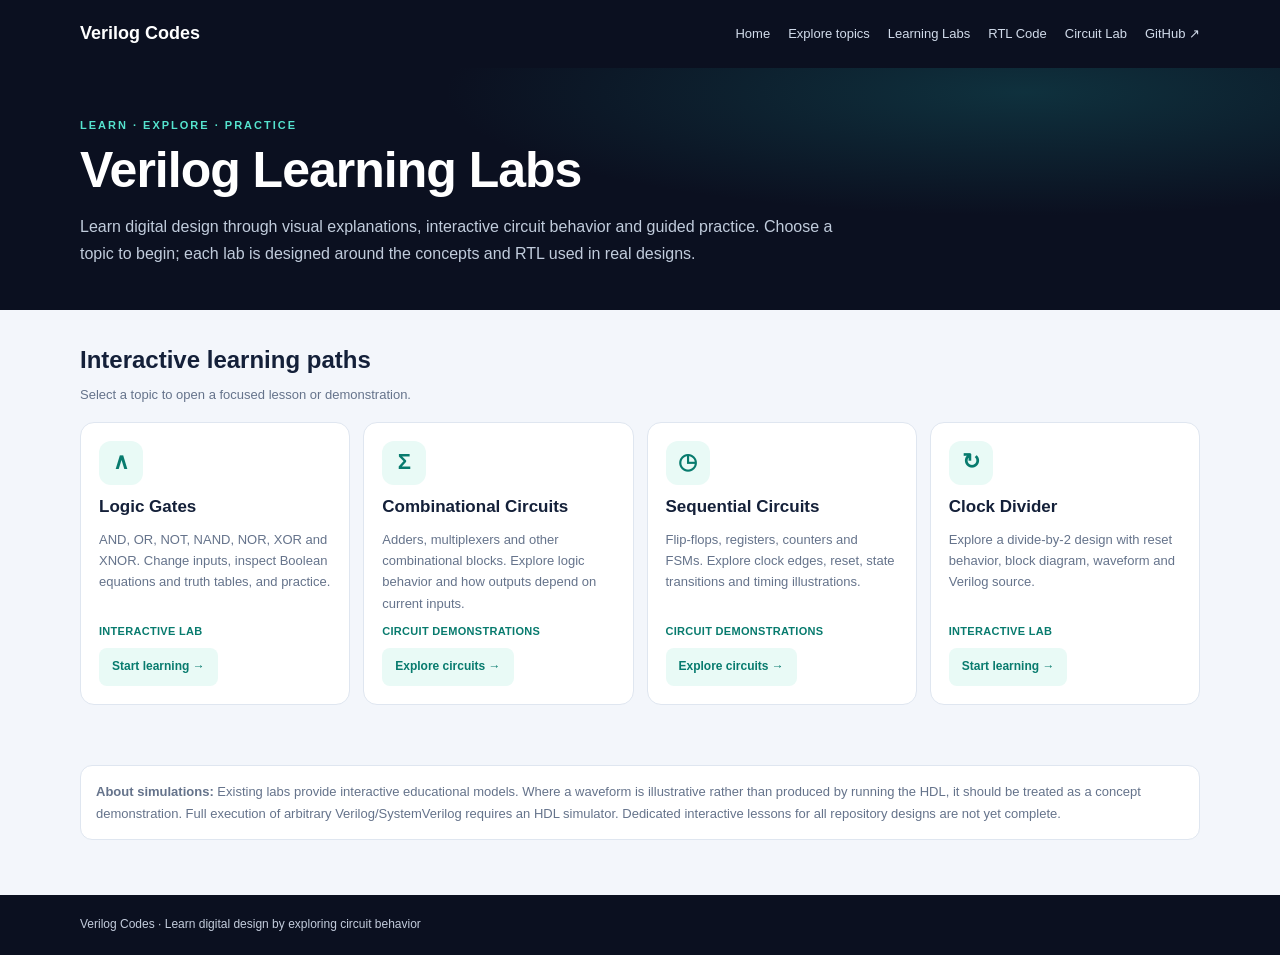
<file: docs/learn/index.html>
<!doctype html>
<html lang="en"><head><meta charset="utf-8"><meta name="viewport" content="width=device-width,initial-scale=1"><meta name="theme-color" content="#0b1020"><title>Verilog Learning Labs | Verilog Codes</title><meta name="description" content="Interactive Verilog lessons for combinational, sequential and system-level digital design."><style>
:root{--bg:#f3f6fb;--ink:#142039;--muted:#65738b;--line:#dfe6f0;--dark:#0b1020;--teal:#12b9a2;--mint:#e9faf6}*{box-sizing:border-box}body{margin:0;background:var(--bg);color:var(--ink);font:15px/1.65 Arial,sans-serif}a{color:inherit;text-decoration:none}.wrap{width:min(1120px,calc(100% - 32px));margin:auto}header{background:var(--dark);color:white}nav{min-height:68px;display:flex;align-items:center;justify-content:space-between;gap:16px;flex-wrap:wrap}.brand{font-weight:800;font-size:18px}.links{display:flex;gap:18px;flex-wrap:wrap;color:#d1dbea;font-size:13px}.hero{padding:48px 0 42px;background:radial-gradient(ellipse at 80% 10%,#145b6370,transparent 40%),var(--dark);color:white}.eyebrow{color:#55e3ce;text-transform:uppercase;font-size:11px;font-weight:bold;letter-spacing:2px;margin:0 0 9px}h1{font-size:clamp(32px,5vw,50px);line-height:1.1;margin:0;letter-spacing:-1px}.hero p:last-of-type{max-width:760px;color:#c1ccdc;margin:15px 0 0;line-height:1.7;font-size:16px}.section{padding:30px 0}.section h2{margin:0;font-size:24px}.muted{color:var(--muted);font-size:13px;margin:5px 0 16px}.cards{display:grid;grid-template-columns:repeat(auto-fit,minmax(230px,1fr));gap:13px}.card{background:white;border:1px solid var(--line);border-radius:14px;padding:18px;display:flex;flex-direction:column;gap:8px;min-height:205px}.card:hover{border-color:#62cfc0;background:#fafffe}.iconbox{height:44px;width:44px;border-radius:12px;background:var(--mint);display:grid;place-items:center;color:#087b6e;font-size:22px;font-weight:bold}.card h3{margin:0;font-size:17px}.card p{margin:0;color:var(--muted);font-size:13px;flex:1}.btn{display:inline-block;padding:9px 13px;border-radius:8px;background:var(--dark);color:white;font-size:12px;font-weight:bold;align-self:start}.btn.alt{background:var(--mint);color:#087b6e}.status{font-size:11px;font-weight:bold;color:#087b6e;letter-spacing:.3px}.note{background:white;border:1px solid var(--line);border-radius:12px;padding:15px;color:var(--muted);font-size:13px}footer{padding:20px 0;background:var(--dark);color:#c3ccdc;font-size:12px;margin-top:25px}@media(max-width:600px){.hero{padding:38px 0}.links{gap:12px}}
</style></head><body><header><nav class="wrap"><a class="brand" href="../index.html">Verilog Codes</a><div class="links"><a href="../index.html">Home</a><a href="../browse.html">Explore topics</a><a href="./" aria-current="page">Learning Labs</a><a href="../rtl-code/">RTL Code</a><a href="../simulations/">Circuit Lab</a><a href="https://github.com/T-Maharshi-Sanand-Yadav/Verilog_Codes" target="_blank" rel="noreferrer">GitHub ↗</a></div></nav></header>
<section class="hero"><div class="wrap"><p class="eyebrow">Learn · Explore · Practice</p><h1>Verilog Learning Labs</h1><p>Learn digital design through visual explanations, interactive circuit behavior and guided practice. Choose a topic to begin; each lab is designed around the concepts and RTL used in real designs.</p></div></section>
<main class="wrap"><section class="section"><h2>Interactive learning paths</h2><p class="muted">Select a topic to open a focused lesson or demonstration.</p><div class="cards">
<a class="card" href="../simulations/?path=Logic"><span class="iconbox">∧</span><h3>Logic Gates</h3><p>AND, OR, NOT, NAND, NOR, XOR and XNOR. Change inputs, inspect Boolean equations and truth tables, and practice.</p><span class="status">INTERACTIVE LAB</span><span class="btn alt">Start learning →</span></a>
<a class="card" href="../simulations/?path=Combinational"><span class="iconbox">Σ</span><h3>Combinational Circuits</h3><p>Adders, multiplexers and other combinational blocks. Explore logic behavior and how outputs depend on current inputs.</p><span class="status">CIRCUIT DEMONSTRATIONS</span><span class="btn alt">Explore circuits →</span></a>
<a class="card" href="../simulations/?path=Sequential"><span class="iconbox">◷</span><h3>Sequential Circuits</h3><p>Flip-flops, registers, counters and FSMs. Explore clock edges, reset, state transitions and timing illustrations.</p><span class="status">CIRCUIT DEMONSTRATIONS</span><span class="btn alt">Explore circuits →</span></a>
<a class="card" href="../clock-divider/"><span class="iconbox">↻</span><h3>Clock Divider</h3><p>Explore a divide-by-2 design with reset behavior, block diagram, waveform and Verilog source.</p><span class="status">INTERACTIVE LAB</span><span class="btn alt">Start learning →</span></a>


</div></section><section class="section"><div class="note"><strong>About simulations:</strong> Existing labs provide interactive educational models. Where a waveform is illustrative rather than produced by running the HDL, it should be treated as a concept demonstration. Full execution of arbitrary Verilog/SystemVerilog requires an HDL simulator. Dedicated interactive lessons for all repository designs are not yet complete.</div></section></main><footer><div class="wrap">Verilog Codes · Learn digital design by exploring circuit behavior</div></footer></body></html>
</file>
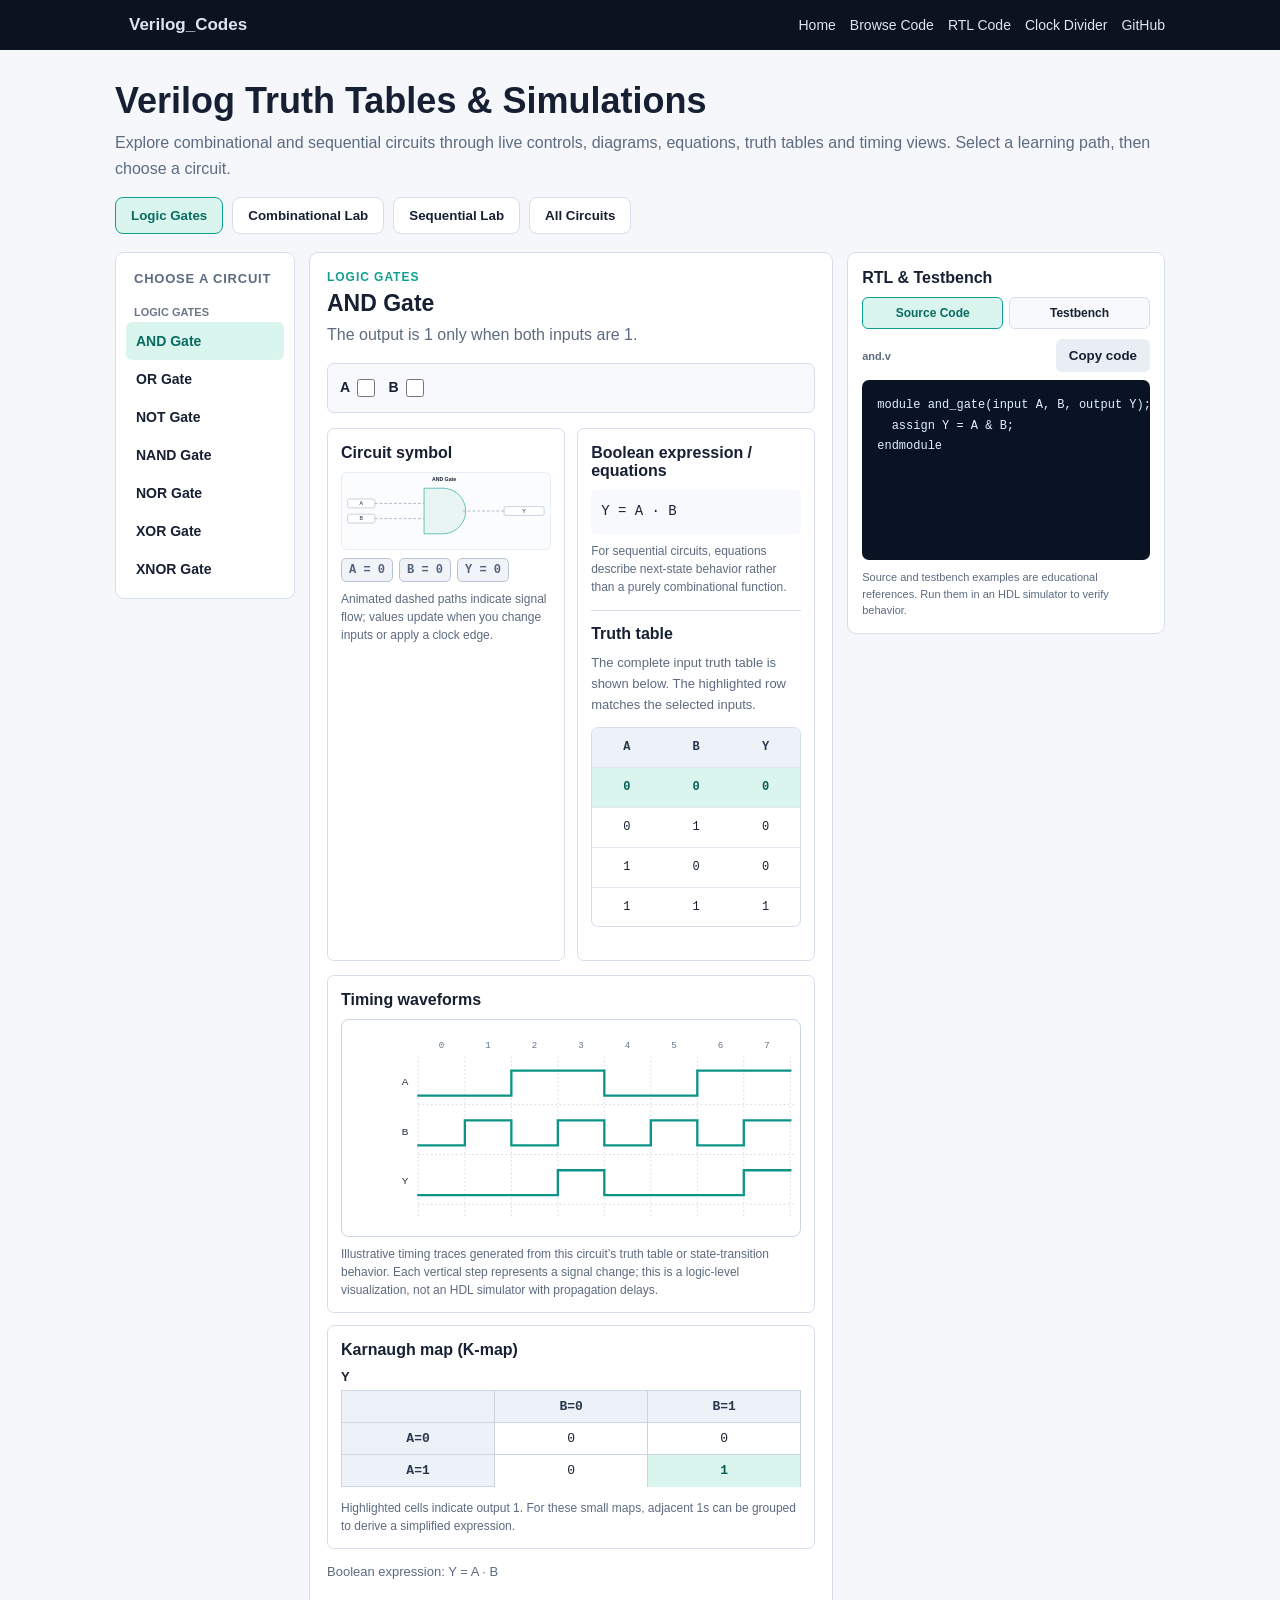
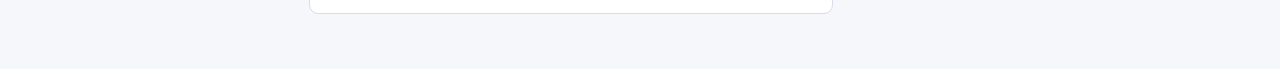
<file: docs/logic-gates/index.html>
<!doctype html><html lang="en"><head><meta charset="utf-8"><meta name="viewport" content="width=device-width,initial-scale=1"><meta http-equiv="refresh" content="0;url=../simulations/?path=Logic"><title>Logic Gates | Verilog Codes</title><link rel="canonical" href="../simulations/?path=Logic"><script>location.replace("../simulations/?path=Logic"+location.hash)</script></head><body><p>Logic Gates is now part of the <a href="../simulations/?path=Logic">unified Interactive Verilog Learning Lab</a>.</p></body></html>
</file>
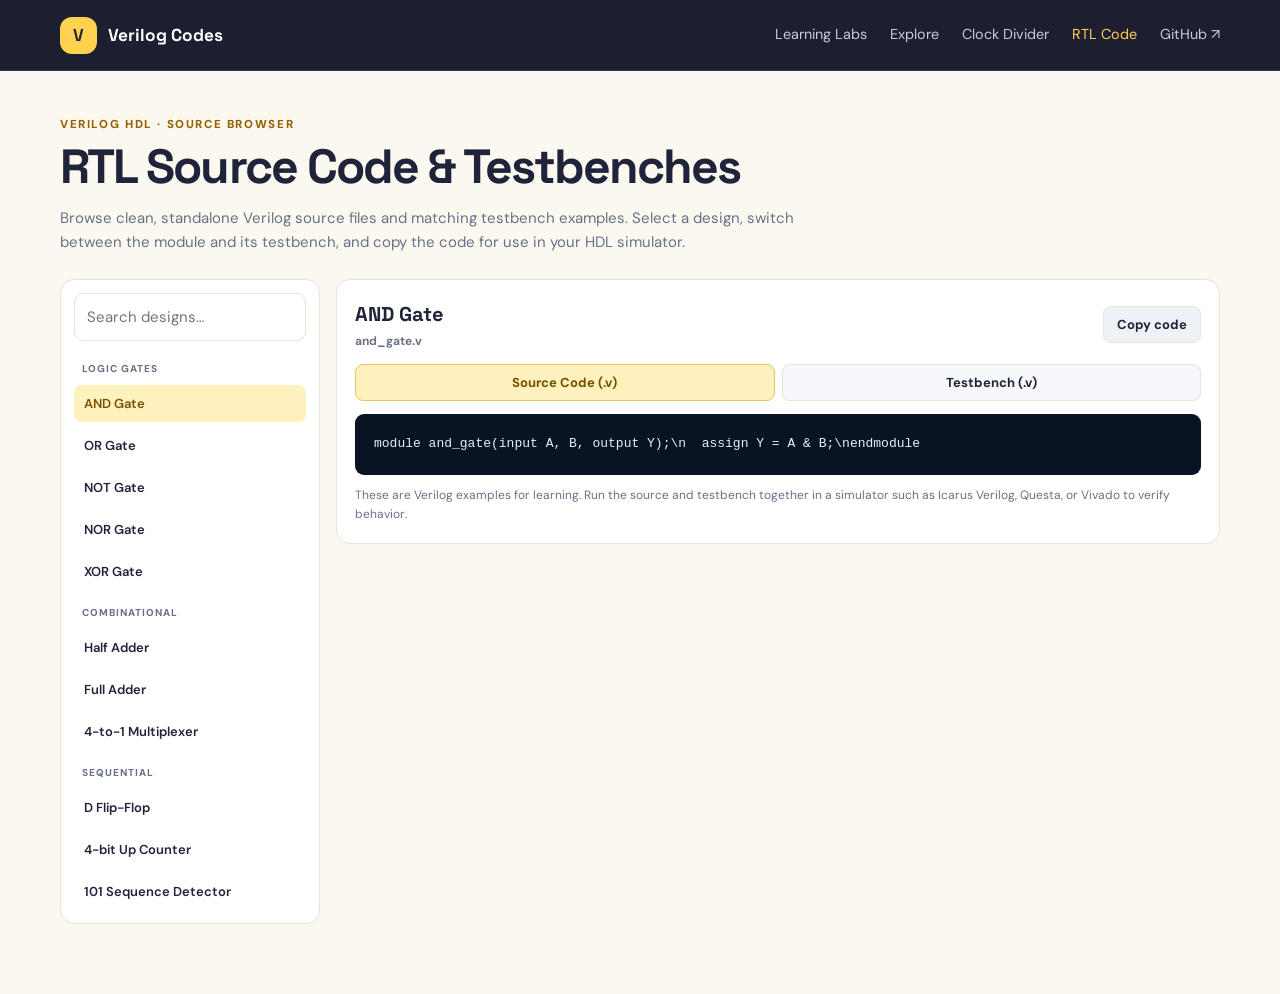
<file: docs/rtl-code/index.html>
<!doctype html>
<html lang="en"><head><meta charset="utf-8"><meta name="viewport" content="width=device-width,initial-scale=1"><meta name="theme-color" content="#17172b"><title>RTL Source Code & Testbenches | Verilog Codes</title><meta name="description" content="Browse Verilog RTL source files and testbenches by circuit topic."><link rel="preconnect" href="https://fonts.googleapis.com"><link href="https://fonts.googleapis.com/css2?family=DM+Sans:wght@400;500;600;700&family=Space+Grotesk:wght@500;600;700&display=swap" rel="stylesheet"><style>
:root{--ink:#20243a;--muted:#687187;--navy:#17172b;--gold:#ffd34f;--line:#e8e3d7;--paper:#fbf8f0;--teal:#087f72}*{box-sizing:border-box}body{margin:0;background:var(--paper);color:var(--ink);font:15px/1.6 "DM Sans",Arial,sans-serif}a{text-decoration:none;color:inherit}.wrap{width:min(1160px,calc(100% - 36px));margin:auto}header{background:rgba(23,23,43,.97);color:white;border-bottom:1px solid #ffffff18}.nav{min-height:70px;display:flex;justify-content:space-between;align-items:center;gap:18px}.brand{display:flex;align-items:center;gap:11px;font:700 1.08rem "Space Grotesk",sans-serif}.mark{display:grid;place-items:center;width:37px;height:37px;border-radius:12px;background:var(--gold);color:#29213a}.links{display:flex;align-items:center;gap:23px;color:#c3cde0;font-size:.9rem;flex-wrap:wrap}.links a:hover,.links [aria-current=page]{color:var(--gold)}main{padding:45px 0 70px}.eyebrow{color:#946000;text-transform:uppercase;letter-spacing:.14em;font-size:.72rem;font-weight:800;margin:0 0 7px}h1,h2,h3{font-family:"Space Grotesk",sans-serif}h1{font-size:clamp(2rem,4vw,3rem);letter-spacing:-.04em;line-height:1.1;margin:0} .intro{color:var(--muted);max-width:760px;margin:12px 0 25px}.browser{display:grid;grid-template-columns:260px minmax(0,1fr);gap:16px;align-items:start}.side,.viewer{background:white;border:1px solid var(--line);border-radius:14px}.side{padding:13px}.search{width:100%;padding:11px 12px;border:1px solid var(--line);border-radius:9px;font:inherit;margin-bottom:10px}.designs{display:grid;gap:5px;max-height:70vh;overflow:auto}.design{border:0;background:white;text-align:left;padding:10px;border-radius:8px;color:var(--ink);cursor:pointer;font:600 13px "DM Sans",sans-serif}.design:hover,.design.active{background:#fff1bd;color:#765000}.group{font-size:10px;letter-spacing:.1em;color:var(--muted);font-weight:800;text-transform:uppercase;padding:10px 8px 3px}.viewer{padding:18px;min-width:0}.viewer-head{display:flex;justify-content:space-between;align-items:center;gap:12px;flex-wrap:wrap;margin-bottom:13px}.viewer-head h2{font-size:1.25rem;margin:0}.filename{color:var(--muted);font-size:12px;font-weight:700;margin-top:2px}.tabs{display:flex;gap:7px;margin-bottom:13px}.tab,.copy{border:1px solid var(--line);border-radius:8px;padding:9px 13px;background:#f7f8fb;color:var(--ink);font:700 13px "DM Sans",sans-serif;cursor:pointer}.tab{flex:1}.tab.active{background:#fff1bd;border-color:#e7c45d;color:#765000}.copy{background:#eef1f6}.code-wrap{width:100%;max-width:100%;overflow:auto;background:#091323;border-radius:9px}.code{display:block;width:max-content;min-width:100%;margin:0;padding:19px;color:#e1f1ff;font:13px/1.75 Consolas,"Courier New",monospace;white-space:pre;tab-size:2}.hint{font-size:12px;color:var(--muted);margin:11px 0 0}.empty{padding:15px;color:var(--muted);font-size:13px}@media(max-width:760px){.nav{padding:12px 0;align-items:flex-start;flex-direction:column}.links{gap:12px;font-size:.8rem}.browser{grid-template-columns:1fr}.designs{max-height:260px;grid-template-columns:repeat(2,minmax(0,1fr))}.viewer{padding:13px}.code{font-size:12px}}@media(max-width:420px){.designs{grid-template-columns:1fr}.wrap{width:calc(100% - 24px)}} </style></head>
<body><header><nav class="nav wrap"><a class="brand" href="../index.html"><span class="mark">V</span><span>Verilog Codes</span></a><div class="links"><a href="../learn/">Learning Labs</a><a href="../index.html#learn">Explore</a><a href="../clock-divider/">Clock Divider</a><a href="./" aria-current="page">RTL Code</a><a href="https://github.com/T-Maharshi-Sanand-Yadav/Verilog_Codes" target="_blank" rel="noreferrer">GitHub ↗</a></div></nav></header>
<main class="wrap"><p class="eyebrow">Verilog HDL · Source browser</p><h1>RTL Source Code & Testbenches</h1><p class="intro">Browse clean, standalone Verilog source files and matching testbench examples. Select a design, switch between the module and its testbench, and copy the code for use in your HDL simulator.</p><section class="browser" aria-label="RTL code browser"><aside class="side"><input id="search" class="search" type="search" placeholder="Search designs…" aria-label="Search designs"><div id="designs" class="designs"></div></aside><section class="viewer"><div class="viewer-head"><div><h2 id="title">AND Gate</h2><div id="filename" class="filename">and_gate.v</div></div><button id="copy" class="copy" type="button">Copy code</button></div><div class="tabs" role="tablist" aria-label="Choose code file"><button id="sourceTab" class="tab active" type="button" role="tab" aria-selected="true">Source Code (.v)</button><button id="tbTab" class="tab" type="button" role="tab" aria-selected="false">Testbench (.v)</button></div><div class="code-wrap"><pre id="code" class="code" role="tabpanel"></pre></div><p class="hint">These are Verilog examples for learning. Run the source and testbench together in a simulator such as Icarus Verilog, Questa, or Vivado to verify behavior.</p></section></section></main>
<script>
const designs=[{"id":"and","name":"AND Gate","group":"Logic Gates","module":"and_gate","source":"module and_gate(input A, B, output Y);\\n  assign Y = A & B;\\nendmodule","tb":"module tb_and_gate;\\n  reg A, B;\\n  wire Y;\\n  and_gate dut(.A(A), .B(B), .Y(Y));\\n  initial begin\\n    {A,B}=2'b00; #10;\\n    {A,B}=2'b01; #10;\\n    {A,B}=2'b10; #10;\\n    {A,B}=2'b11; #10;\\n    $finish;\\n  end\\nendmodule"},{"id":"or","name":"OR Gate","group":"Logic Gates","module":"or_gate","source":"module or_gate(input A, B, output Y);\\n  assign Y = A | B;\\nendmodule","tb":"module tb_or_gate;\\n  reg A, B;\\n  wire Y;\\n  or_gate dut(.A(A), .B(B), .Y(Y));\\n  initial begin\\n    {A,B}=2'b00; #10;\\n    {A,B}=2'b01; #10;\\n    {A,B}=2'b10; #10;\\n    {A,B}=2'b11; #10;\\n    $finish;\\n  end\\nendmodule"},{"id":"not","name":"NOT Gate","group":"Logic Gates","module":"not_gate","source":"module not_gate(input A, output Y);\\n  assign Y = ~A;\\nendmodule","tb":"module tb_not_gate;\\n  reg A;\\n  wire Y;\\n  not_gate dut(.A(A), .Y(Y));\\n  initial begin\\n    A=0; #10;\\n    A=1; #10;\\n    $finish;\\n  end\\nendmodule"},{"id":"nor","name":"NOR Gate","group":"Logic Gates","module":"nor_gate","source":"module nor_gate(input A, B, output Y);\\n  assign Y = ~(A | B);\\nendmodule","tb":"module tb_nor_gate;\\n  reg A, B;\\n  wire Y;\\n  nor_gate dut(.A(A), .B(B), .Y(Y));\\n  initial begin\\n    {A,B}=2'b00; #10;\\n    {A,B}=2'b01; #10;\\n    {A,B}=2'b10; #10;\\n    {A,B}=2'b11; #10;\\n    $finish;\\n  end\\nendmodule"},{"id":"xor","name":"XOR Gate","group":"Logic Gates","module":"xor_gate","source":"module xor_gate(input A, B, output Y);\\n  assign Y = A ^ B;\\nendmodule","tb":"module tb_xor_gate;\\n  reg A, B;\\n  wire Y;\\n  xor_gate dut(.A(A), .B(B), .Y(Y));\\n  initial begin\\n    {A,B}=2'b00; #10;\\n    {A,B}=2'b01; #10;\\n    {A,B}=2'b10; #10;\\n    {A,B}=2'b11; #10;\\n    $finish;\\n  end\\nendmodule"},{"id":"half","name":"Half Adder","group":"Combinational","module":"half_adder","source":"module half_adder(input A, B, output Sum, Carry);\\n  assign Sum = A ^ B;\\n  assign Carry = A & B;\\nendmodule","tb":"module tb_half_adder;\\n  reg A, B;\\n  wire Sum, Carry;\\n  half_adder dut(.A(A), .B(B), .Sum(Sum), .Carry(Carry));\\n  initial begin\\n    {A,B}=2'b00; #10;\\n    {A,B}=2'b01; #10;\\n    {A,B}=2'b10; #10;\\n    {A,B}=2'b11; #10;\\n    $finish;\\n  end\\nendmodule"},{"id":"full","name":"Full Adder","group":"Combinational","module":"full_adder","source":"module full_adder(input A, B, Cin, output Sum, Cout);\\n  assign Sum = A ^ B ^ Cin;\\n  assign Cout = (A & B) | (A & Cin) | (B & Cin);\\nendmodule","tb":"module tb_full_adder;\\n  reg A, B, Cin;\\n  wire Sum, Cout;\\n  integer i;\\n  full_adder dut(.A(A), .B(B), .Cin(Cin), .Sum(Sum), .Cout(Cout));\\n  initial begin\\n    for (i=0; i<8; i=i+1) begin\\n      {A,B,Cin}=i; #10;\\n    end\\n    $finish;\\n  end\\nendmodule"},{"id":"mux","name":"4-to-1 Multiplexer","group":"Combinational","module":"mux4","source":"module mux4(input [3:0] D, input [1:0] S, output Y);\\n  assign Y = D[S];\\nendmodule","tb":"module tb_mux4;\\n  reg [3:0] D;\\n  reg [1:0] S;\\n  wire Y;\\n  integer i;\\n  mux4 dut(.D(D), .S(S), .Y(Y));\\n  initial begin\\n    D=4'b1010;\\n    for (i=0; i<4; i=i+1) begin\\n      S=i; #10;\\n    end\\n    $finish;\\n  end\\nendmodule"},{"id":"dff","name":"D Flip-Flop","group":"Sequential","module":"dff","source":"module dff(input clk, D, output reg Q);\\n  always @(posedge clk)\\n    Q <= D;\\nendmodule","tb":"module tb_dff;\\n  reg clk, D;\\n  wire Q;\\n  dff dut(.clk(clk), .D(D), .Q(Q));\\n  initial begin\\n    clk=0; D=0; #5; clk=1; #5;\\n    clk=0; D=1; #5; clk=1; #5;\\n    clk=0; D=0; #5; clk=1; #5;\\n    $finish;\\n  end\\nendmodule"},{"id":"counter","name":"4-bit Up Counter","group":"Sequential","module":"counter4","source":"module counter4(input clk, reset, output reg [3:0] count);\\n  always @(posedge clk or posedge reset) begin\\n    if (reset) count <= 4'b0000;\\n    else count <= count + 1'b1;\\n  end\\nendmodule","tb":"module tb_counter4;\\n  reg clk, reset;\\n  wire [3:0] count;\\n  counter4 dut(.clk(clk), .reset(reset), .count(count));\\n  initial begin\\n    clk=0; reset=1; #10; reset=0;\\n    repeat (6) begin #5; clk=1; #5; clk=0; end\\n    $finish;\\n  end\\nendmodule"},{"id":"fsm","name":"101 Sequence Detector","group":"Sequential","module":"seq_detector","source":"module seq_detector(input clk, reset, bit_in, output reg detect);\\n  reg [1:0] state;\\n  localparam S0=2'b00, S1=2'b01, S10=2'b10;\\n  always @(posedge clk or posedge reset) begin\\n    if (reset) begin state <= S0; detect <= 1'b0; end\\n    else begin\\n      detect <= 1'b0;\\n      case (state)\\n        S0: state <= bit_in ? S1 : S0;\\n        S1: state <= bit_in ? S1 : S10;\\n        S10: begin if (bit_in) begin detect <= 1'b1; state <= S1; end else state <= S0; end\\n        default: begin state <= S0; detect <= 1'b0; end\\n      endcase\\n    end\\n  end\\nendmodule","tb":"module tb_seq_detector;\\n  reg clk, reset, bit_in;\\n  wire detect;\\n  seq_detector dut(.clk(clk), .reset(reset), .bit_in(bit_in), .detect(detect));\\n  initial begin\\n    clk=0; reset=1; bit_in=0; #10; reset=0;\\n    bit_in=1; #5; clk=1; #5; clk=0;\\n    bit_in=0; #5; clk=1; #5; clk=0;\\n    bit_in=1; #5; clk=1; #5; clk=0;\\n    $finish;\\n  end\\nendmodule"}];let selected=designs[0],view="source";const el=id=>document.getElementById(id);
function show(){el("title").textContent=selected.name;el("filename").textContent=view==="source"?selected.module+".v":"tb_"+selected.module+".v";el("code").textContent=view==="source"?selected.source:selected.tb;el("sourceTab").classList.toggle("active",view==="source");el("tbTab").classList.toggle("active",view==="testbench");el("sourceTab").setAttribute("aria-selected",String(view==="source"));el("tbTab").setAttribute("aria-selected",String(view==="testbench"));el("copy").textContent="Copy code";renderList()}
function renderList(){const host=el("designs"),q=el("search").value.trim().toLowerCase();host.replaceChildren();let last="";const matches=designs.filter(d=>(d.name+" "+d.group).toLowerCase().includes(q));if(!matches.length){host.innerHTML='<div class="empty">No matching designs.</div>';return}matches.forEach(d=>{if(d.group!==last){const g=document.createElement("div");g.className="group";g.textContent=d.group;host.append(g);last=d.group}const b=document.createElement("button");b.type="button";b.className="design"+(d.id===selected.id?" active":"");b.textContent=d.name;b.onclick=()=>{selected=d;view="source";show()};host.append(b)})}
el("search").addEventListener("input",renderList);el("sourceTab").addEventListener("click",()=>{view="source";show()});el("tbTab").addEventListener("click",()=>{view="testbench";show()});el("copy").addEventListener("click",()=>{const t=el("code").textContent;if(navigator.clipboard?.writeText)navigator.clipboard.writeText(t).then(()=>el("copy").textContent="Copied").catch(()=>el("copy").textContent="Select and copy");else el("copy").textContent="Select and copy"});show();
</script></body></html>
</file>
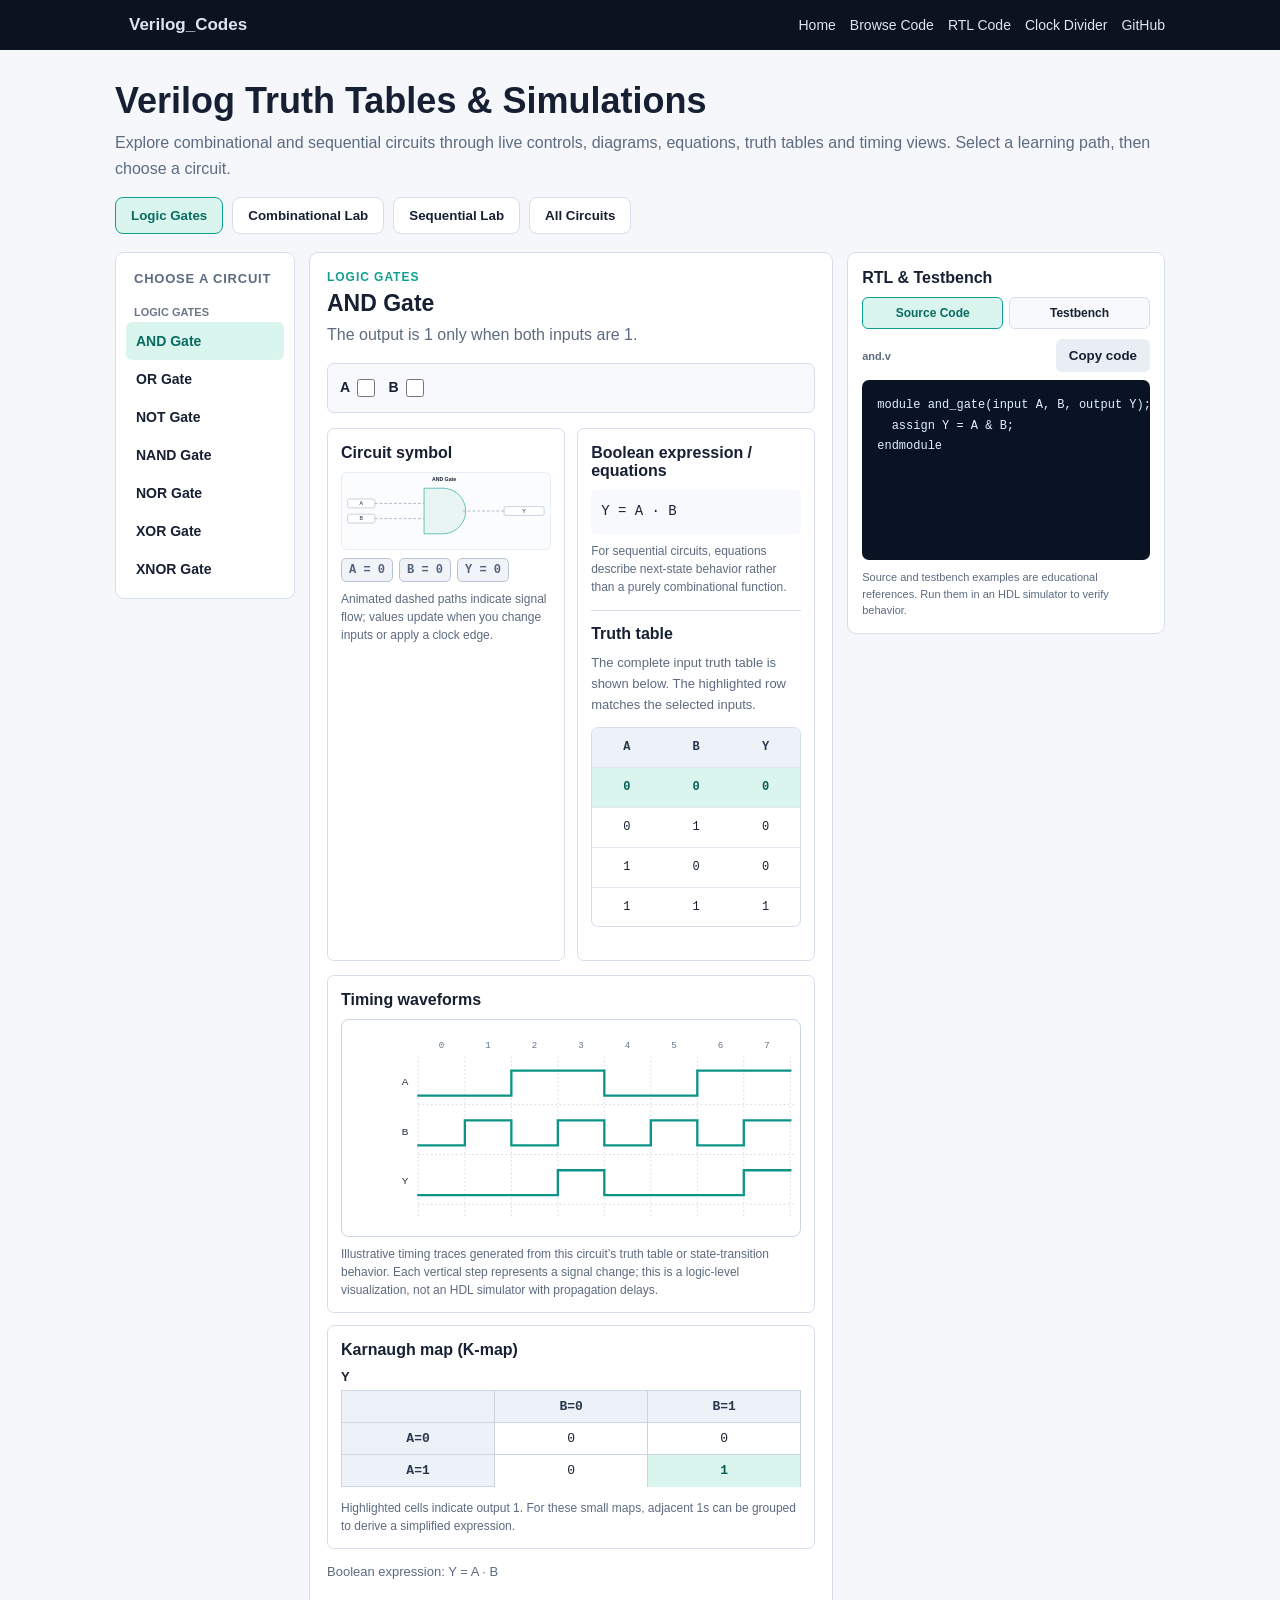
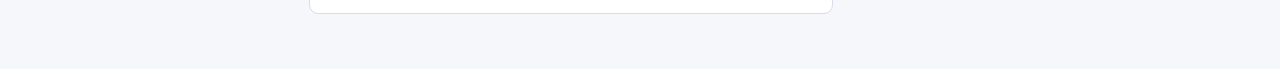
<file: docs/simulations/index.html>
<!DOCTYPE html>
<html lang="en"><head><meta charset="UTF-8"><meta name="viewport" content="width=device-width,initial-scale=1"><title>Verilog Truth Tables & Simulations</title>
<style>
:root{--navy:#0b1220;--ink:#172033;--muted:#5d6b80;--teal:#0f9f91;--line:#d5deea;--bg:#f5f7fb;--active:#d9f5ee}*{box-sizing:border-box}body{margin:0;background:var(--bg);color:var(--ink);font-family:Arial,Helvetica,sans-serif}header{background:var(--navy);color:white;padding:15px 0}.container{width:min(1050px,calc(100% - 28px));margin:auto}nav{display:flex;justify-content:space-between;gap:12px;align-items:center;flex-wrap:wrap}nav a{color:#dce5f1;text-decoration:none;margin-left:14px;font-size:14px}.brand{font-weight:800;font-size:17px}main{padding:30px 0 55px}h1{font-size:clamp(25px,4vw,36px);margin:0 0 8px}.intro{color:var(--muted);line-height:1.6;margin:0 0 23px}.path-tabs{display:flex;gap:9px;flex-wrap:wrap;margin:-7px 0 18px}.path-tab{border:1px solid var(--line);border-radius:8px;padding:10px 15px;background:#fff;color:var(--ink);font-weight:700;cursor:pointer}.path-tab.active{background:var(--active);border-color:var(--teal);color:#086c61}.layout{display:grid;grid-template-columns:180px minmax(0,1.65fr) minmax(245px,1fr);gap:14px;align-items:start}.side,.main{background:white;border:1px solid var(--line);border-radius:9px}.side{padding:10px;align-self:start}.side h3{font-size:13px;color:var(--muted);margin:8px 8px 10px;text-transform:uppercase;letter-spacing:.06em}.pick{display:block;width:100%;border:0;background:white;text-align:left;padding:11px 10px;border-radius:6px;font-size:14px;font-weight:700;color:var(--ink);cursor:pointer}.pick:hover,.pick.active{background:var(--active);color:#086c61}.main{padding:17px;min-width:0}.source-panel{background:#fff;border:1px solid var(--line);border-radius:9px;padding:14px;min-width:0;position:sticky;top:12px}.source-panel h3{font-size:16px;margin:2px 0 10px}.source-tabs{display:flex;gap:6px;margin-bottom:10px}.source-tab{flex:1;border:1px solid var(--line);border-radius:6px;padding:8px 5px;background:#f7f9fc;color:var(--ink);font-size:12px;font-weight:700;cursor:pointer}.source-tab.active{background:var(--active);border-color:var(--teal);color:#086c61}.source-actions{display:flex;justify-content:space-between;align-items:center;gap:8px;margin:0 0 8px}.source-file{font-size:11px;color:var(--muted);font-weight:700}.source-panel .code{display:block;width:100%;max-width:100%;box-sizing:border-box;min-width:0;min-height:180px;max-height:68vh;margin:0;font-family:Consolas,'Courier New',monospace;font-size:12px;line-height:1.7;tab-size:2;white-space:pre;overflow-x:auto;overflow-y:auto}.source-help{font-size:11px;color:var(--muted);line-height:1.5;margin:9px 0 0}.crumb{font-size:12px;text-transform:uppercase;color:var(--teal);font-weight:800;letter-spacing:.08em}h2{font-size:23px;margin:6px 0}.desc{color:var(--muted);line-height:1.5;margin:0 0 16px}.control{display:flex;align-items:center;gap:10px;flex-wrap:wrap;background:#f7f9fc;border:1px solid var(--line);padding:12px;border-radius:7px;margin:15px 0}.control label{font-size:14px;font-weight:700}.control input[type=checkbox]{width:18px;height:18px;vertical-align:middle;accent-color:var(--teal)}.control select{padding:7px;border:1px solid var(--line);border-radius:5px;background:white;font-size:14px}.btn{border:0;border-radius:6px;background:var(--teal);color:white;font-weight:700;padding:9px 13px;cursor:pointer}.btn.light{background:#e9eef5;color:var(--ink)}.readout{font-size:14px;color:var(--muted);margin:10px 0 14px}.readout strong{color:var(--ink);font-family:Consolas,monospace;font-size:18px}.table-wrap{width:100%;overflow-x:auto;border:1px solid var(--line);border-radius:7px;margin:12px 0 20px}table{width:100%;border-collapse:collapse;font:14px/1.4 Consolas,monospace;text-align:center}th{background:#edf2f8;color:#26364c;font-weight:800}th,td{padding:11px 13px;border-bottom:1px solid #e3e9f1;white-space:nowrap}tbody tr:last-child td{border-bottom:0}tbody tr.active{background:var(--active);font-weight:800;color:#075d53}tbody tr:hover{background:#effaf7}.section-title{font-size:16px;margin:20px 0 8px}.code{background:#091323;color:#e1f1ff;padding:15px;border-radius:7px;overflow:auto;font:13px/1.55 Consolas,monospace;white-space:pre}.hint{font-size:13px;color:var(--muted);line-height:1.6}.state-label{display:inline-block;background:#edf2f8;border-radius:4px;padding:3px 7px;font-family:Consolas,monospace}@media(max-width:900px){.layout{grid-template-columns:175px minmax(0,1fr)}.source-panel{grid-column:2;position:static}.source-panel .code{max-height:420px}}@media(max-width:700px){.layout{grid-template-columns:1fr}.source-panel{grid-column:1}.side{display:grid;grid-template-columns:repeat(2,minmax(0,1fr));gap:3px}.side h3{grid-column:1/-1}.main{padding:14px}th,td{padding:9px 10px;font-size:13px}nav a{margin-left:8px}}
.supp-grid{display:grid;grid-template-columns:1fr 1fr;gap:12px;margin:14px 0}.truth-inline{margin-top:14px;padding-top:12px;border-top:1px solid var(--line)}.truth-inline h3{font-size:15px;margin:0 0 7px}.truth-inline .hint{margin:0 0 8px}.truth-inline .table-wrap{overflow-x:auto}.truth-inline table{width:100%;font-size:12px}.supp{border:1px solid var(--line);border-radius:7px;padding:13px;min-width:0}.supp h3{font-size:16px;margin:2px 0 10px}.diagram{width:100%;height:auto;display:block;background:#fbfcfe;border:1px solid #e7edf5;border-radius:6px}.diagram text{font-family:Arial,Helvetica,sans-serif;fill:#172033;font-size:13px}.diagram .wire{stroke:#52647c;stroke-width:2;fill:none}.diagram .wire{stroke-dasharray:7 5;animation:signalFlow .8s linear infinite}.diagram .sig-high{stroke:#0f9f91;stroke-width:4;filter:drop-shadow(0 0 2px #8ce4d1)}.diagram .sig-low{stroke:#9aabc0;stroke-width:2;animation:none}.diagram .active-node{fill:#d9f5ee;stroke:#0f9f91;stroke-width:2.5}.live-chip.high{background:#d9f5ee;border-color:#0f9f91;color:#075d53}.live-chip.low{background:#f0f3f7;border-color:#b9c4d2;color:#52647c}.control label.selected{background:#d9f5ee;color:#075d53;border-radius:5px;padding:5px 7px}@keyframes signalFlow{to{stroke-dashoffset:-24}}.live-values{display:flex;gap:6px;flex-wrap:wrap;margin-top:8px}.live-chip{font:12px Consolas,monospace;background:#e8f5f2;color:#075d53;border:1px solid #b6e5d9;border-radius:5px;padding:4px 7px;font-weight:700}.diagram .node{fill:#e8f5f2;stroke:#0f9f91;stroke-width:1.5}.diagram .io{fill:#fff;stroke:#9aabc0;stroke-width:1.3}.equation{font:14px/1.7 Consolas,monospace;background:#f7f9fc;padding:10px;border-radius:5px;overflow-wrap:anywhere}.equation .overbar{text-decoration:overline;text-decoration-thickness:1.5px;text-decoration-color:currentColor;text-decoration-skip-ink:none;}.kmap{width:100%;border-collapse:collapse;font:13px Consolas,monospace}.kmap th,.kmap td{padding:8px 6px;border:1px solid #cbd5e1;text-align:center}.kmap th{background:#edf2f8}.kmap td.one{background:#d9f5ee;color:#075d53;font-weight:bold}.small-note{font-size:12px;color:var(--muted);line-height:1.5;margin:8px 0 0}@media(max-width:700px){.supp-grid{grid-template-columns:1fr}} .wave-svg{width:100%;height:auto;display:block;background:#fff;border:1px solid #cbd5e1;border-radius:8px}.wave-svg text{font:12px Arial,Helvetica,sans-serif;fill:#1e293b}.wave-svg .grid{stroke:#cbd5e1;stroke-width:1;stroke-dasharray:2 3}.wave-svg .trace{fill:none;stroke:#0d9488;stroke-width:2.8;stroke-linejoin:miter;stroke-linecap:square}.wave-svg .clk{stroke:#64748b;stroke-width:2.5}.wave-svg .time{font:11px Consolas,monospace;fill:#64748b}.wave-svg .edge-mark{font:17px Arial,sans-serif;font-weight:bold;fill:#d97706}</style></head><body>
<header><nav class="container"><a class="brand" href="../index.html">Verilog_Codes</a><div><a href="../index.html">Home</a><a href="../browse.html">Browse Code</a><a href="../rtl-code/">RTL Code</a><a href="../clock-divider/">Clock Divider</a><a href="https://github.com/T-Maharshi-Sanand-Yadav/Verilog_Codes">GitHub</a></div></nav></header>
<main class="container"><h1>Verilog Truth Tables & Simulations</h1><p class="intro">Explore combinational and sequential circuits through live controls, diagrams, equations, truth tables and timing views. Select a learning path, then choose a circuit.</p><div class="path-tabs" role="group" aria-label="Learning path"><button class="path-tab" data-path="Logic">Logic Gates</button><button class="path-tab" data-path="Combinational">Combinational Lab</button><button class="path-tab" data-path="Sequential">Sequential Lab</button><button class="path-tab" data-path="All">All Circuits</button></div>
<div class="layout"><aside class="side"><h3>Choose a circuit</h3><div id="menu"></div></aside><section class="main"><div class="crumb" id="group"></div><h2 id="title"></h2><p class="desc" id="desc"></p><div id="interactive"></div><div class="supp-grid"><section class="supp"><h3>Circuit symbol</h3><div id="diagram"></div><p class="small-note" id="diagramHint"></p></section><section class="supp"><h3>Boolean expression / equations</h3><div id="equation" class="equation"></div><p class="small-note" id="equationHint"></p><div class="truth-inline"><h3>Truth table</h3><p class="hint" id="tableHint"></p><div class="table-wrap"><table id="truth"></table></div></div></section></div><section class="supp" id="gateLevelPanel" style="display:none;margin:12px 0"><h3>Gate-level implementation</h3><div id="gateLevel"></div><p class="small-note">Individual logic gates and intermediate signals are shown. Highlighted paths update with the selected input values.</p></section><section class="supp" id="wavePanel" style="margin:12px 0"><h3>Timing waveforms</h3><div id="waveform"></div><p class="small-note">Illustrative timing traces generated from this circuit’s truth table or state-transition behavior. Each vertical step represents a signal change; this is a logic-level visualization, not an HDL simulator with propagation delays.</p></section><section class="supp" id="kmapPanel"><h3>Karnaugh map (K-map)</h3><div id="kmap"></div><p class="small-note" id="kmapHint"></p></section><p class="hint" id="note"></p></section><aside class="source-panel" aria-label="Verilog source and testbench"><h3>RTL &amp; Testbench</h3><div class="source-tabs" role="tablist" aria-label="Code view"><button type="button" class="source-tab active" id="sourceTab" role="tab" aria-selected="true">Source Code</button><button type="button" class="source-tab" id="tbTab" role="tab" aria-selected="false">Testbench</button></div><div class="source-actions"><span class="source-file" id="sourceFile">source.v</span><button type="button" class="btn light" id="copyCode">Copy code</button></div><pre class="code" id="code" role="tabpanel"></pre><p class="source-help" id="sourceHelp">Source and testbench examples are educational references. Run them in an HDL simulator to verify behavior.</p></aside></div></main>
<script>
const items=[
{id:"and",group:"Logic Gates",title:"AND Gate",desc:"The output is 1 only when both inputs are 1.",inputs:["A","B"],outs:["Y"],rows:[[0,0,0],[0,1,0],[1,0,0],[1,1,1]],code:"module and_gate(input A, B, output Y);\n  assign Y = A & B;\nendmodule",note:"Boolean expression: Y = A · B"},
{id:"or",group:"Logic Gates",title:"OR Gate",desc:"The output is 1 when at least one input is 1.",inputs:["A","B"],outs:["Y"],rows:[[0,0,0],[0,1,1],[1,0,1],[1,1,1]],code:"module or_gate(input A, B, output Y);\n  assign Y = A | B;\nendmodule",note:"Boolean expression: Y = A + B"},
{id:"not",group:"Logic Gates",title:"NOT Gate",desc:"The output is the complement of the input.",inputs:["A"],outs:["Y"],rows:[[0,1],[1,0]],code:"module not_gate(input A, output Y);\n  assign Y = ~A;\nendmodule",note:"Boolean expression: Y = Ā"},
{id:"nand",group:"Logic Gates",title:"NAND Gate",desc:"The output is the complement of the AND operation.",inputs:["A","B"],outs:["Y"],rows:[[0,0,1],[0,1,1],[1,0,1],[1,1,0]],code:"module nand_gate(input A, B, output Y);\n  assign Y = ~(A & B);\nendmodule",note:"Boolean expression: Y = (A · B)̅"},
{id:"nor",group:"Logic Gates",title:"NOR Gate",desc:"The output is the complement of the OR operation.",inputs:["A","B"],outs:["Y"],rows:[[0,0,1],[0,1,0],[1,0,0],[1,1,0]],code:"module nor_gate(input A, B, output Y);\n  assign Y = ~(A | B);\nendmodule",note:"Boolean expression: Y = (A + B)̅"},
{id:"xor",group:"Logic Gates",title:"XOR Gate",desc:"The output is 1 when the inputs are different.",inputs:["A","B"],outs:["Y"],rows:[[0,0,0],[0,1,1],[1,0,1],[1,1,0]],code:"module xor_gate(input A, B, output Y);\n  assign Y = A ^ B;\nendmodule",note:"Boolean expression: Y = A ⊕ B"},
{id:"xnor",group:"Logic Gates",title:"XNOR Gate",desc:"The output is 1 when the inputs are equal.",inputs:["A","B"],outs:["Y"],rows:[[0,0,1],[0,1,0],[1,0,0],[1,1,1]],code:"module xnor_gate(input A, B, output Y);\n  assign Y = ~(A ^ B);\nendmodule",note:"Boolean expression: Y = A ⊙ B"},
{id:"half",group:"Combinational Circuits",title:"Half Adder",desc:"Adds two 1-bit binary inputs and produces Sum and Carry.",inputs:["A","B"],outs:["Sum","Carry"],rows:[[0,0,0,0],[0,1,1,0],[1,0,1,0],[1,1,0,1]],code:"module half_adder(input A, B, output Sum, Carry);\n  assign Sum = A ^ B;\n  assign Carry = A & B;\nendmodule",note:"Sum = A ⊕ B; Carry = A · B"},
{id:"full",group:"Combinational Circuits",title:"Full Adder",desc:"Adds A, B, and carry-in Cin to produce Sum and carry-out Cout.",inputs:["A","B","Cin"],outs:["Sum","Cout"],rows:Array.from({length:8},(_,n)=>{let a=(n>>2)&1,b=(n>>1)&1,c=n&1,s=a^b^c;return[a,b,c,s,(a&b)|(a&c)|(b&c)]}),code:"module full_adder(input A, B, Cin, output Sum, Cout);\n  assign Sum = A ^ B ^ Cin;\n  assign Cout = (A & B) | (A & Cin) | (B & Cin);\nendmodule",note:"Cout is 1 when two or more inputs are 1."},
{id:"mux",group:"Combinational Circuits",title:"4-to-1 Multiplexer",desc:"Selects one of four data inputs using S1 and S0. The table lists every select combination for the current data inputs.",inputs:["S1","S0"],outs:["Y"],rows:null,code:"module mux4(input [3:0] D, input [1:0] S, output Y);\n  assign Y = D[S];\nendmodule",note:"Change D0–D3 and the select lines to test different cases."},
{id:"dff",group:"Sequential Circuits",title:"D Flip-Flop (positive edge)",desc:"At the rising clock edge, the output Q captures D. Between edges, Q holds its previous value.",inputs:["D","CLK"],outs:["Q(next)"],rows:[[0,0,0],[0,1,0],[1,0,0],[1,1,1]],code:"module dff(input clk, D, output reg Q);\n  always @(posedge clk)\n    Q <= D;\nendmodule",note:"Table illustrates capture on a rising edge; on a falling edge or while clock is steady, Q holds."},
{id:"counter",group:"Sequential Circuits",title:"4-bit Up Counter",desc:"A positive clock edge increments the stored count. Reset is asynchronous and active-high.",inputs:["Reset","Count (current)"],outs:["Count (next)"],rows:null,code:"module counter4(input clk, reset, output reg [3:0] count);\n  always @(posedge clk or posedge reset) begin\n    if (reset) count <= 4'b0000;\n    else count <= count + 1'b1;\n  end\nendmodule",note:"The counter wraps from 1111 to 0000. Reset has priority over clock."},
{id:"fsm",group:"FSM",title:"101 Sequence Detector (Mealy)",desc:"Detects serial pattern 101. State indicates the prefix matched so far; overlapping patterns are supported.",inputs:["Current state","Input bit"],outs:["Next state","Detect"],rows:[["S0",0,"S0",0],["S0",1,"S1",0],["S1",0,"S10",0],["S1",1,"S1",0],["S10",0,"S0",0],["S10",1,"S1",1]],code:"module seq_detector(input clk, reset, bit_in, output reg detect);\n  reg [1:0] state;\n  localparam S0=2'b00, S1=2'b01, S10=2'b10;\n  always @(posedge clk or posedge reset) begin\n    if (reset) begin state <= S0; detect <= 1'b0; end\n    else begin\n      detect <= 1'b0;\n      case (state)\n        S0: state <= bit_in ? S1 : S0;\n        S1: state <= bit_in ? S1 : S10;\n        S10: begin if (bit_in) begin detect <= 1'b1; state <= S1; end else state <= S0; end\n        default: begin state <= S0; detect <= 1'b0; end\n      endcase\n    end\n  end\nendmodule",note:"For the S10 state and input 1, the sequence 101 is detected; next state S1 allows overlap."}
];
let chosen=items[0],sel={},muxD=[0,1,0,1],q=0,cnt=0,state="S0",detect=0,activePath=new URLSearchParams(window.location.search).get("path")||"Logic";
if(!["Logic","Combinational","Sequential","All"].includes(activePath))activePath="Logic";
chosen=items.find(it=>activePath==="Logic"?it.group==="Logic Gates":activePath==="Combinational"?it.group==="Combinational Circuits":activePath==="Sequential"?["Sequential Circuits","FSM"].includes(it.group):true)||items[0];
if(activePath==="Sequential")chosen=items.find(it=>["Sequential Circuits","FSM"].includes(it.group))||items[0];
const el=id=>document.getElementById(id);
function button(text,fn,light=false){const b=document.createElement("button");b.className="btn"+(light?" light":"");b.textContent=text;b.onclick=fn;el("interactive").append(b)}
function menu(){el("menu").innerHTML="";let last="";items.filter(it=>activePath==="All"||(activePath==="Logic"?it.group==="Logic Gates":activePath==="Combinational"?it.group==="Combinational Circuits":["Sequential Circuits","FSM"].includes(it.group))).forEach(it=>{if(it.group!==last){let h=document.createElement("div");h.style.cssText="font-size:11px;color:#6b7789;font-weight:800;padding:10px 8px 4px;text-transform:uppercase";h.textContent=it.group;el("menu").append(h);last=it.group}let b=document.createElement("button");b.className="pick"+(it.id===chosen.id?" active":"");b.textContent=it.title;b.onclick=()=>{chosen=it;sel={};q=cnt=detect=0;state="S0";render()};el("menu").append(b)})}

function svgNode(tag,attrs={},txt=""){let n=document.createElementNS("http://www.w3.org/2000/svg",tag);Object.entries(attrs).forEach(([k,v])=>n.setAttribute(k,v));if(txt)n.textContent=txt;return n}
function makeDiagram(){let id=chosen.id,ins=chosen.inputs,outs=chosen.outs;let svg=svgNode("svg",{viewBox:"0 0 520 190",class:"diagram",role:"img","aria-label":chosen.title+" circuit symbol"});const path=(d,cls="wire")=>svg.append(svgNode("path",{d,class:cls}));const sigClass=(name)=>{let v=liveSignals().ins.find(x=>x[0]===name);return "wire "+(v&&String(v[1])==="1"?"sig-high":"sig-low")};const outClass=(name)=>{let v=liveSignals().outs.find(x=>x[0]===name);return "wire "+(v&&String(v[1])==="1"?"sig-high":"sig-low")};const line=(x1,y1,x2,y2,cls="wire")=>path("M"+x1+" "+y1+" H"+x2,cls);const txt=(x,y,t,anchor="middle",weight="normal")=>svg.append(svgNode("text",{x,y,"text-anchor":anchor,"font-weight":weight},t));const rect=(x,y,w,h,cls="io",rx=4)=>svg.append(svgNode("rect",{x,y,width:w,height:h,rx,class:cls}));const circle=(x,y,r,cls="node")=>svg.append(svgNode("circle",{cx:x,cy:y,r,class:cls}));const pin=(name,x,y,side="left")=>{let w=side==="left"?68:100;rect(side==="left"?14:x,y-11,w,22,"io");txt((side==="left"?14+w/2:x+50),y+4,name);if(side==="left")line(14+w,y,190,y,sigClass(name));else line(340,y,x,y)};
if(["and","or","not","nand","nor","xor","xnor"].includes(id)){let neg=["nand","nor","xnor","not"].includes(id),isNot=id==="not",isAnd=["and","nand"].includes(id),isOr=["or","nor"].includes(id),isXor=["xor","xnor"].includes(id);let top=isNot?58:38,bot=isNot?132:152,mid=(top+bot)/2;
if(isNot){path("M205 45 L205 145 L300 95 Z","node");circle(309,95,9,"io");line(318,95,405,95,outClass("Y"));pin("A",0,95)}
else{if(isAnd)path("M205 38 H252 A57 57 0 0 1 252 152 H205 Z","node");else path("M205 38 Q250 38 302 95 Q250 152 205 152 Q232 95 205 38 Z","node");if(isXor)path("M190 38 Q217 95 190 152","wire");let ys=ins.length===3?[58,95,132]:[76,114];ins.forEach((n,i)=>{let y=ys[i]??95;rect(14,y-11,68,22,"io");txt(48,y+4,n);line(82,y,205,y,sigClass(n))});if(neg){circle(311,95,9,"io");line(320,95,405,95,outClass("Y"))}else line(302,95,405,95,outClass("Y"))}
rect(405,84,100,22,"io");txt(455,99,outs[0]||"Y");txt(255,20,chosen.title,"middle","bold");
}else if(id==="half"||id==="full"){let ys=id==="half"?[72,118]:[54,90,126];ins.forEach((n,i)=>{rect(18,ys[i]-11,70,22,"io");txt(53,ys[i]+4,n);line(88,ys[i],200,ys[i])});circle(270,95,65,"node");txt(270,87,id==="half"?"HA":"FA","middle","bold");txt(270,111,"Σ","middle","bold");let oy=id==="half"?[72,118]:[70,120];outs.forEach((n,i)=>{line(335,oy[i],405,oy[i]);rect(405,oy[i]-11,100,22,"io");txt(455,oy[i]+4,n)});txt(270,18,chosen.title,"middle","bold");
}else if(id==="mux"){path("M205 42 L330 62 L330 128 L205 148 Z","node");["D0","D1","D2","D3"].forEach((n,i)=>{let y=57+i*25;rect(18,y-10,70,20,"io");txt(53,y+4,n);line(88,y,205,y)});line(270,148,270,171);txt(270,185,"S1, S0");line(330,95,405,95);rect(405,84,100,22,"io");txt(455,99,"Y");txt(267,99,"MUX 4:1","middle","bold");
}else if(id==="dff"){rect(205,38,135,114,"node",4);txt(272,59,"D FF","middle","bold");rect(140,59,52,22,"io");txt(166,74,"D");line(192,70,205,70);path("M205 120 L218 127 L205 134 Z","wire");txt(228,139,"CLK","start");line(340,70,405,70);rect(405,59,100,22,"io");txt(455,74,"Q");txt(272,105,"posedge clk");txt(272,127,"Q holds");
}else if(id==="counter"){rect(205,34,135,122,"node",4);txt(272,58,"COUNTER","middle","bold");txt(272,86,"+1");txt(272,111,"4-bit count");txt(272,136,"Reset");rect(18,55,70,22,"io");txt(53,70,"clk");line(88,66,205,66);path("M205 119 L218 126 L205 133 Z","wire");line(340,66,405,66);rect(405,55,100,22,"io");txt(455,70,"count[3:0]");rect(18,108,70,22,"io");txt(53,123,"reset");line(88,119,205,119);
}else{circle(130,95,37,"node");circle(270,95,37,"node");circle(410,95,37,"node");txt(130,99,"S0","middle","bold");txt(270,99,"S1","middle","bold");txt(410,99,"S10","middle","bold");path("M167 80 Q218 30 250 75","wire");txt(207,42,"1");path("M307 80 Q360 30 390 75","wire");txt(350,42,"0");path("M390 116 Q270 180 167 116","wire");txt(270,168,"0");txt(270,20,"Mealy FSM: 101 detector","middle","bold");txt(270,188,"1 from S10: Detect=1")}
return svg}
function makeGateLevel(){let id=chosen.id,svg=svgNode("svg",{viewBox:"0 0 700 340",class:"diagram",role:"img","aria-label":chosen.title+" gate-level implementation"});const wire=(d,v)=>svg.append(svgNode("path",{d,class:"wire "+(String(v)==="1"?"sig-high":"sig-low")}));const txt=(x,y,t,anchor="middle",bold=false)=>svg.append(svgNode("text",{x,y,"text-anchor":anchor,"font-weight":bold?"bold":"normal"},t));const io=(name,x,y,v,w=66)=>{svg.append(svgNode("rect",{x,y:y-12,width:w,height:24,rx:5,class:String(v)==="1"?"active-node":"io"}));txt(x+w/2,y+4,name+"="+v,"middle",true)};const out=(name,x,y,v)=>io(name,x,y,v,76);const gate=(x,y,w,h,type,label,v)=>{let cls=String(v)==="1"?"active-node":"node",d;if(type==="AND"||type==="AND3"){d="M "+x+" "+y+" L "+(x+w*.48)+" "+y+" A "+(w*.52)+" "+(h/2)+" 0 0 1 "+(x+w*.48)+" "+(y+h)+" L "+x+" "+(y+h)+" Z";svg.append(svgNode("path",{d,class:cls}));if(type==="AND3"){svg.append(svgNode("path",{d:"M "+(x-7)+" "+(y+h*.22)+" H "+(x+4)+" M "+(x-7)+" "+(y+h*.5)+" H "+(x+4)+" M "+(x-7)+" "+(y+h*.78)+" H "+(x+4),fill:"none",stroke:"currentColor","stroke-width":1.5}));}}else if(type==="XOR"||type==="OR"){d="M "+x+" "+y+" Q "+(x+w*.30)+" "+(y+h/2)+" "+x+" "+(y+h)+" Q "+(x+w*.45)+" "+(y+h)+" "+(x+w)+" "+(y+h/2)+" Q "+(x+w*.45)+" "+y+" "+x+" "+y+" Z";svg.append(svgNode("path",{d,class:cls}));if(type==="XOR")svg.append(svgNode("path",{d:"M "+(x-9)+" "+y+" Q "+(x+w*.20)+" "+(y+h/2)+" "+(x-9)+" "+(y+h),fill:"none",stroke:"#0f9f91","stroke-width":2}));}else if(type==="NOT"){svg.append(svgNode("path",{d:"M "+x+" "+y+" L "+(x+w*.72)+" "+(y+h/2)+" L "+x+" "+(y+h)+" Z",class:cls}));svg.append(svgNode("circle",{cx:x+w*.86,cy:y+h/2,r:Math.min(5,h*.12),fill:"#fff",stroke:"#0f9f91","stroke-width":2}));}else{svg.append(svgNode("rect",{x,y,width:w,height:h,rx:6,class:cls}));}txt(x+w*.48,y+h/2+4,label,"middle",true);return type==="AND3"?{in1:[x,y+h*.22],in2:[x,y+h*.5],in3:[x,y+h*.78],out:[x+w,y+h/2]}:{in1:[x,y+h*.32],in2:[x,y+h*.68],in3:[x,y+h/2],out:[x+w,y+h/2]}};let a=sel.A||0,b=sel.B||0,ci=sel.Cin||0;if(id==="half"){let sum=a^b,carry=a&b;txt(350,24,"Half Adder — Sum = A XOR B; Carry = A AND B","middle",true);io("A",12,105,a);io("B",12,225,b);let gx=gate(220,68,100,74,"XOR","XOR",sum),ga=gate(220,184,100,74,"AND","AND",carry);wire("M78 105 H155 V"+gx.in1[1]+" H220",a);wire("M78 105 H175 V"+ga.in1[1]+" H220",a);wire("M78 225 H190 V"+gx.in2[1]+" H220",b);wire("M78 225 H205 V"+ga.in2[1]+" H220",b);wire("M320 105 H520",sum);wire("M320 221 H520",carry);out("Sum",520,105,sum);out("Carry",520,221,carry)}else if(id==="full"){let x1=a^b,sum=x1^ci,ab=a&b,cx=x1&ci,co=ab|cx;txt(350,22,"Full Adder — two XOR, two AND and one OR gates","middle",true);io("A",10,74,a);io("B",10,142,b);io("Cin",10,258,ci);/* Orthogonal wires are drawn first so they remain behind gate symbols. */wire("M76 74 H112 V70 H180",a);wire("M112 74 V194 H180",a);wire("M76 142 H145 V94 H180",b);wire("M145 142 V218 H180",b);wire("M272 82 H318 V70 H365",x1);wire("M318 82 V194 H365",x1);wire("M76 258 H330 V94 H365",ci);wire("M330 258 V218 H365",ci);wire("M272 206 H492 V189 H535",ab);wire("M457 206 H505 V223 H535",cx);wire("M457 82 H480 V74 H625",sum);wire("M623 206 H650 V278 H625",co);let xg1=gate(180,48,92,68,"XOR","XOR 1",x1),ag1=gate(180,172,92,68,"AND","AND 1",ab),xg2=gate(365,48,92,68,"XOR","XOR 2",sum),ag2=gate(365,172,92,68,"AND","AND 2",cx),og=gate(535,172,88,68,"OR","OR",co);txt(137,56,"A","middle");txt(156,130,"B","middle");out("Sum",625,74,sum);out("Cout",625,278,co)}else if(id==="mux"){let s=sel.S??0,s1=(s>>1)&1,s0=s&1,vals=muxD.slice(),y=vals[s],inv1=1-s1,inv0=1-s0,terms=[vals[0]&inv1&inv0,vals[1]&inv1&s0,vals[2]&s1&inv0,vals[3]&s1&s0];txt(350,22,"4:1 MUX — decoded select terms","middle",true);let yy=[70,125,180,235];vals.forEach((v,i)=>io("D"+i,8,yy[i],v,60));io("S1",8,290,s1,60);io("S0",8,325,s0,60);let n1=gate(110,272,58,35,"NOT","NOT S1",inv1),n0=gate(110,312,58,35,"NOT","NOT S0",inv0);wire("M68 290 H90 V"+n1.in1[1]+" H110",s1);wire("M68 325 H98 V"+n0.in1[1]+" H110",s0);let termX=230;yy.forEach((dy,i)=>{let t=gate(termX,dy-20,100,42,"AND3","AND"+i,terms[i]),select1=i<2?inv1:s1,select0=i%2===0?inv0:s0;wire("M68 "+dy+" H150 V"+t.in1[1]+" H"+termX,vals[i]);if(i<2){wire("M168 "+n1.out[1]+" H185 V"+t.in2[1]+" H"+termX,inv1)}else{wire("M68 290 H195 V"+t.in2[1]+" H"+termX,s1)}if(i%2===0){wire("M168 "+n0.out[1]+" H205 V"+t.in3[1]+" H"+termX,inv0)}else{wire("M68 325 H215 V"+t.in3[1]+" H"+termX,s0)}txt(280,dy+36,"D"+i+" · "+(i<2?"S1'":"S1")+" · "+(i%2===0?"S0'":"S0"))});let o1=gate(390,90,88,48,"OR","OR 1",terms[0]|terms[1]),o2=gate(390,205,88,48,"OR","OR 2",terms[2]|terms[3]),of=gate(530,145,88,50,"OR","OR",y);wire("M330 "+(yy[0]+1)+" H355 V"+o1.in1[1]+" H390",terms[0]);wire("M330 "+(yy[1]+1)+" H370 V"+o1.in2[1]+" H390",terms[1]);wire("M330 "+(yy[2]+1)+" H355 V"+o2.in1[1]+" H390",terms[2]);wire("M330 "+(yy[3]+1)+" H370 V"+o2.in2[1]+" H390",terms[3]);wire("M478 114 H505 V"+of.in1[1]+" H530",terms[0]|terms[1]);wire("M478 229 H505 V"+of.in2[1]+" H530",terms[2]|terms[3]);wire("M618 170 H622",y);out("Y",622,170,y)}return svg}
function drawWaveform(){const host=el("waveform");host.innerHTML="";const id=chosen.id,N=8,inputs=[],outputs=[];let samples=Array.from({length:N},()=>({}));const put=(name,vals)=>{samples.forEach((s,i)=>s[name]=vals[i])};const bits=(n,width)=>Array.from({length:width},(_,i)=>(n>>(width-1-i))&1);if(["and","or","not","nand","nor","xor","xnor","half","full"].includes(id)){let width=chosen.inputs.length;for(let i=0;i<width;i++)put(chosen.inputs[i],samples.map((_,t)=>bits(t,width)[i]));samples.forEach((s,t)=>{let row=chosen.rows.find(r=>chosen.inputs.every((n,i)=>r[i]===s[n]));chosen.outs.forEach((n,j)=>s[n]=row?row[width+j]:0)});inputs.push(...chosen.inputs);outputs.push(...chosen.outs)}else if(id==="mux"){put("S1",samples.map((_,t)=>(t>>1)&1));put("S0",samples.map((_,t)=>t&1));muxD.forEach((v,i)=>put("D"+i,Array(N).fill(v)));samples.forEach(s=>s.Y=muxD[(s.S1<<1)|s.S0]);inputs.push("D0","D1","D2","D3","S1","S0");outputs.push("Y")}else if(id==="dff"){let qv=0;let dvals=[0,0,1,1,0,1,0,1];put("CLK",samples.map((_,t)=>t%2));put("D",dvals);samples.forEach((s,t)=>{if(t%2===1)qv=s.D;s.Q=qv});inputs.push("CLK","D");outputs.push("Q")}else if(id==="counter"){let cv=0;put("CLK",samples.map((_,t)=>t%2));put("Reset",samples.map((_,t)=>t===0?1:0));samples.forEach((s,t)=>{if(s.Reset)cv=0;else if(t%2===1)cv=(cv+1)&15;s["Count[3:0]"]=cv.toString(2).padStart(4,"0")});inputs.push("CLK","Reset");[3,2,1,0].forEach(bit=>put("Q"+bit,samples.map(s=>(parseInt(s["Count[3:0]"],2)>>bit)&1)));outputs.push("Q3","Q2","Q1","Q0")}else{let st="S0",det=0,bitsIn=[1,0,1,1,0,1,0,0];put("CLK",samples.map((_,t)=>t%2));put("bit_in",bitsIn);samples.forEach((s,t)=>{if(t%2===1){let bit=s.bit_in,old=st;det=old==="S10"&&bit===1?1:0;st=old==="S0"?(bit?"S1":"S0"):old==="S1"?(bit?"S1":"S10"):(bit?"S1":"S0")}s.State=st;s.Detect=det});inputs.push("CLK","bit_in");outputs.push("Detect");put("S0",samples.map(s=>s.State==="S0"?1:0));put("S1",samples.map(s=>s.State==="S1"?1:0));put("S10",samples.map(s=>s.State==="S10"?1:0));outputs.push("S0","S1","S10")}const names=[...inputs,...outputs],rowH=60,left=92,step=56,top=52,height=top+names.length*rowH+28,width=left+N*step+12,svg=svgNode("svg",{viewBox:"0 0 "+width+" "+height,class:"wave-svg",role:"img","aria-label":chosen.title+" illustrative timing waveforms"});for(let t=0;t<=N;t++){let x=left+t*step;svg.append(svgNode("line",{x1:x,y1:top-8,x2:x,y2:height-22,class:"grid"}));if(t<N)svg.append(svgNode("text",{x:x+step/2,y:top-18,"text-anchor":"middle",class:"time"},String(t)))}names.forEach((name,i)=>{let y=top+i*rowH;svg.append(svgNode("text",{x:left-12,y:y+26,"text-anchor":"end"},name));svg.append(svgNode("line",{x1:left,y1:y+50,x2:width-8,y2:y+50,class:"grid"}));let valAt=t=>{let v=samples[t][name];if(name==="Count[3:0]")return v;return v??0};let d="";for(let t=0;t<N;t++){let v=valAt(t),high=String(v)==="1",yV=y+(high?9:39),x=left+t*step;d+=(t===0?"M":"L")+x+" "+yV+" ";d+="L"+(x+step)+" "+yV+" ";if(t<N-1){let nv=valAt(t+1),ny=y+(String(nv)==="1"?9:39);if(ny!==yV)d+="L"+(x+step)+" "+ny+" "}}svg.append(svgNode("path",{d,class:"trace "+((name==="CLK")?"clk":"")}));if(name==="CLK"&&["dff","counter","fsm"].includes(id)){for(let t=1;t<N;t++){let prev=valAt(t-1),next=valAt(t);if(prev!==next){let rising=String(prev)==="0"&&String(next)==="1",x=left+t*step;svg.append(svgNode("text",{x,y:y+(rising?7:48),"text-anchor":"middle",class:"edge-mark"},rising?"↑":"↓"));}}}if(typeof valAt(0)==="string")svg.append(svgNode("text",{x:left+3,y:y+55,class:"time"},valAt(0)))});host.append(svg)}
function equations(){let id=chosen.id;let eq={and:"Y = A · B",or:"Y = A + B",not:"Y = Ā",nand:"Y = (A · B)̅",nor:"Y = (A + B)",xor:"Y = A ⊕ B",xnor:"Y = A ⊙ B",half:"Sum = A ⊕ B\nCarry = A · B",full:"Sum = A ⊕ B ⊕ Cin\nCout = A·B + Cin·(A ⊕ B)",mux:"Y = D0·S1'·S0' + D1·S1'·S0 + D2·S1·S0' + D3·S1·S0",dff:"Q(next) = D at posedge clk\nQ(next) = Q otherwise",counter:"count_next = reset ? 4'b0000 : count + 1'b1\nFor bit i: count_next[i] = count[i] ⊕ carry[i]\ncarry[0] = 1; carry[i] = ∏ count[j], j=0..i−1",fsm:"State-dependent transition equations are represented by the state/input transition table.\nDetect = 1 only when state = S10 and bit_in = 1."};return eq[id]||chosen.note}
function drawKmap(){let id=chosen.id,host=document.getElementById("kmap"),panel=document.getElementById("kmapPanel"),hint=document.getElementById("kmapHint");host.innerHTML="";let names=chosen.inputs.slice();if(id==="mux")names=["S1","S0"];if(id==="dff"||id==="counter"||id==="fsm"){panel.style.display="none";return}panel.style.display="block";let outputSets=[];if(id==="half"||id==="full"){outputSets=chosen.outs.map((out,j)=>({name:out,vars:id==="half"?["A","B"]:["A","B","Cin"],fn:r=>r[id==="half"?(j===0?2:3):(j===0?3:4)]}));}else if(id==="mux"){outputSets=[{name:"Y (current D0–D3 values)",vars:["S1","S0"],fn:r=>r[6]}]}else{outputSets=[{name:"Y",vars:names,fn:r=>r[r.length-1]}]}
outputSets.forEach(set=>{let wrap=document.createElement("div");wrap.style.marginBottom="12px";let label=document.createElement("div");label.style.cssText="font-weight:700;font-size:13px;margin:4px 0 6px";label.textContent=set.name;wrap.append(label);let vars=set.vars,table=document.createElement("table");table.className="kmap";let body=document.createElement("tbody"),rows=[],cols=[];if(vars.length===1){rows=["0","1"];cols=[""]; }else if(vars.length===2){rows=["0","1"];cols=["0","1"]}else{rows=["0","1"];cols=["00","01","11","10"]}let hr=document.createElement("tr");hr.append(Object.assign(document.createElement("th"),{textContent:vars.length===1?vars[0]:""}));cols.forEach((col,i)=>{let th=document.createElement("th");th.textContent=vars.length===1?"":(vars.length===2?vars[1]:vars[1]+vars[2])+"="+col;hr.append(th)});body.append(hr);rows.forEach((rv,ri)=>{let tr=document.createElement("tr"),th=document.createElement("th");th.textContent=vars.length===1?rv:vars[0]+"="+rv;tr.append(th);cols.forEach((cv,ci)=>{let bits=vars.length===1?[+rv]:vars.length===2?[+rv,+cv]:[+rv,+cv[0],+cv[1]],val;if(id==="mux"){let s=(bits[0]<<1)|bits[1];val=muxD[s]}else{let row=chosen.rows.find(r=>vars.every((v,i)=>Number(r[chosen.inputs.indexOf(v)])===bits[i]));val=row?set.fn(row):0}let td=document.createElement("td");td.textContent=String(val);if(val===1)td.className="one";tr.append(td)});body.append(tr)});table.append(body);wrap.append(table);host.append(wrap)});hint.textContent=id==="mux"?"This 2-variable map shows Y as a function of S1,S0 for the currently selected D0–D3 values. The general 6-input function is shown above.":varsHint(outputSets)}
function varsHint(sets){return sets.some(s=>s.vars.length===3)?"Three-variable maps use Gray-code column order 00, 01, 11, 10. Highlighted cells indicate 1; adjacent groups can be used to minimize each output.":"Highlighted cells indicate output 1. For these small maps, adjacent 1s can be grouped to derive a simplified expression."}
function liveSignals(){let id=chosen.id,ins=[],outs=[];if(["and","or","not","nand","nor","xor","xnor","half","full"].includes(id)){ins=chosen.inputs.map(n=>[n,sel[n]||0]);let a=sel.A||0,b=sel.B||0,cin=sel.Cin||0;let y=id==="and"?a&b:id==="or"?a|b:id==="not"?1-a:id==="nand"?1-(a&b):id==="nor"?1-(a|b):id==="xor"?a^b:id==="xnor"?1-(a^b):id==="half"?a^b:a^b^cin;if(id==="half")outs=[["Sum",y],["Carry",a&b]];else if(id==="full")outs=[["Sum",y],["Cout",(a&b)|(a&cin)|(b&cin)]];else outs=[["Y",y]]}else if(id==="mux"){let s=sel.S??0;ins=[["D0",muxD[0]],["D1",muxD[1]],["D2",muxD[2]],["D3",muxD[3]],["S1",(s>>1)&1],["S0",s&1]];outs=[["Y",muxD[s]]]}else if(id==="dff"){ins=[["D",sel.D||0],["CLK","↑"]];outs=[["Q",q]]}else if(id==="counter"){ins=[["clk","↑"],["reset",0]];outs=[["count",cnt.toString(2).padStart(4,"0")]]}else{ins=[["state",state],["bit_in",sel.bit??0]];outs=[["next state",state==="S0"?((sel.bit??0)?"S1":"S0"):state==="S1"?((sel.bit??0)?"S1":"S10"):((sel.bit??0)?"S1":"S0")],["detect",detect]]}return {ins,outs}}
function showSupplement(){document.getElementById("diagram").replaceChildren(makeDiagram());drawWaveform();let gl=document.getElementById("gateLevelPanel");if(["half","full","mux"].includes(chosen.id)){gl.style.display="block";document.getElementById("gateLevel").replaceChildren(makeGateLevel())}else{gl.style.display="none"}let d=document.getElementById("diagramHint");d.innerHTML="";let live=liveSignals();let wrap=document.createElement("div");wrap.className="live-values";[...live.ins,...live.outs].forEach(([name,value])=>{let chip=document.createElement("span");chip.className="live-chip "+(String(value)==="1"?"high":"low");chip.textContent=name+" = "+value;wrap.append(chip)});d.append(wrap);let explain=document.createElement("div");explain.className="small-note";explain.textContent="Animated dashed paths indicate signal flow; values update when you change inputs or apply a clock edge.";d.append(explain);const equationEl=document.getElementById("equation");if(chosen.id==="nor"){equationEl.innerHTML='Y = <span class="overbar">(A + B)</span>';}else{equationEl.textContent=equations();}document.getElementById("equationHint").textContent="For sequential circuits, equations describe next-state behavior rather than a purely combinational function.";drawKmap()}
let sourceView="source";
function testbenchFor(it){
 const common=(moduleName,decl,instance,stim)=>"module tb_"+it.id+";\n"+decl+"\n"+moduleName+" dut("+instance+");\ninitial begin\n"+stim+"\n  $finish;\nend\nendmodule";
 switch(it.id){
 case "and":case "or":case "not":case "nand":case "nor":case "xor":case "xnor":{
  const decl=it.inputs.map(n=>"reg "+n+";").join(" ")+"\nwire Y;";
  const ports=it.inputs.map(n=>"."+n+"("+n+")").join(", ")+", .Y(Y)";
  const stim=it.inputs.length===1?"  A=0; #10; A=1; #10;":"  {A,B}=2'b00; #10; {A,B}=2'b01; #10; {A,B}=2'b10; #10; {A,B}=2'b11; #10;";
  return common(it.id+"_gate",decl,ports,stim);
 }
 case "half":return common("half_adder","reg A,B; wire Sum,Carry;",".A(A), .B(B), .Sum(Sum), .Carry(Carry)","  {A,B}=2'b00; #10; {A,B}=2'b01; #10; {A,B}=2'b10; #10; {A,B}=2'b11; #10;");
 case "full":return common("full_adder","reg A,B,Cin; wire Sum,Cout; integer i;",".A(A), .B(B), .Cin(Cin), .Sum(Sum), .Cout(Cout)","  for(i=0;i<8;i=i+1) begin {A,B,Cin}=i; #10; end");
 case "mux":return common("mux4","reg [3:0] D; reg [1:0] S; wire Y; integer i;",".D(D), .S(S), .Y(Y)","  D=4'b1010; for(i=0;i<4;i=i+1) begin S=i; #10; end");
 case "dff":return common("dff","reg clk,D; wire Q;",".clk(clk), .D(D), .Q(Q)","  clk=0; D=0; #5; clk=1; #5; clk=0; D=1; #5; clk=1; #5; clk=0;");
 case "counter":return common("counter4","reg clk,reset; wire [3:0] count;",".clk(clk), .reset(reset), .count(count)","  clk=0; reset=1; #10; reset=0; repeat(5) begin #5; clk=1; #5; clk=0; end");
 case "fsm":return common("seq_detector","reg clk,reset,bit_in; wire detect;",".clk(clk), .reset(reset), .bit_in(bit_in), .detect(detect)","  clk=0; reset=1; bit_in=0; #10; reset=0; bit_in=1; #5; clk=1; #5; clk=0; bit_in=0; #5; clk=1; #5; clk=0; bit_in=1; #5; clk=1; #5; clk=0;");
 default:return "// Testbench example is not yet available for this circuit.";
 }
}
function render(){menu();document.querySelectorAll(".path-tab").forEach(b=>b.classList.toggle("active",b.dataset.path===activePath));el("group").textContent=chosen.group;el("title").textContent=chosen.title;el("desc").textContent=chosen.desc;el("interactive").innerHTML="";el("code").textContent=sourceView==="source"?chosen.code:testbenchFor(chosen);el("sourceFile").textContent=sourceView==="source"?chosen.id+".v":"tb_"+chosen.id+".v";el("sourceTab").classList.toggle("active",sourceView==="source");el("tbTab").classList.toggle("active",sourceView==="testbench");el("sourceTab").setAttribute("aria-selected",String(sourceView==="source"));el("tbTab").setAttribute("aria-selected",String(sourceView==="testbench"));el("copyCode").textContent="Copy code";el("note").textContent=chosen.note;
const id=chosen.id;
if(["and","or","not","nand","nor","xor","xnor","half","full"].includes(id)){let box=document.createElement("div");box.className="control";chosen.inputs.forEach(name=>{let label=document.createElement("label");label.innerHTML=name+" ";let input=document.createElement("input");input.type="checkbox";input.checked=!!sel[name];input.onchange=()=>{sel[name]=input.checked?1:0;render()};label.className=input.checked?"selected":"";label.append(input);box.append(label)});el("interactive").append(box)}
if(id==="mux"){let box=document.createElement("div");box.className="control";muxD.forEach((v,i)=>{let l=document.createElement("label");l.innerHTML="D"+i+" ";let inp=document.createElement("input");inp.type="checkbox";inp.checked=!!v;inp.onchange=()=>{muxD[i]=inp.checked?1:0;render()};l.append(inp);box.append(l)});let l=document.createElement("label");l.textContent="Select ";let s=document.createElement("select");[0,1,2,3].forEach(n=>{let o=document.createElement("option");o.value=n;o.textContent=n.toString(2).padStart(2,"0");s.append(o)});s.value=sel.S??0;s.onchange=()=>{sel.S=+s.value;render()};l.append(s);box.append(l);el("interactive").append(box)}
if(id==="dff"){let box=document.createElement("div");box.className="control";let l=document.createElement("label");l.textContent="D ";let inp=document.createElement("input");inp.type="checkbox";inp.checked=!!sel.D;inp.onchange=()=>{sel.D=inp.checked?1:0;render()};l.append(inp);box.append(l);button("Rising clock edge",()=>{q=sel.D||0;render()});button("Reset Q",()=>{q=0;render()},true);el("interactive").append(box);let rd=document.createElement("div");rd.className="readout";rd.innerHTML="Stored output Q = <strong>"+q+"</strong>";el("interactive").append(rd)}
if(id==="counter"){let box=document.createElement("div");box.className="control";button("Clock ↑ (increment)",()=>{cnt=(cnt+1)&15;render()});button("Reset",()=>{cnt=0;render()},true);el("interactive").append(box);let rd=document.createElement("div");rd.className="readout";rd.innerHTML="Current count = <strong>"+cnt.toString(2).padStart(4,"0")+"</strong> ("+cnt+")";el("interactive").append(rd)}
if(id==="fsm"){let box=document.createElement("div");box.className="control";let l=document.createElement("label");l.textContent="Current state ";let s=document.createElement("select");["S0","S1","S10"].forEach(v=>{let o=document.createElement("option");o.value=v;o.textContent=v;s.append(o)});s.value=state;s.onchange=()=>{state=s.value;render()};l.append(s);let il=document.createElement("label");il.textContent="Input bit ";let inp=document.createElement("select");[0,1].forEach(v=>{let o=document.createElement("option");o.value=v;o.textContent=v;inp.append(o)});inp.value=sel.bit??0;inp.onchange=()=>{sel.bit=+inp.value;render()};il.append(inp);box.append(l,il);button("Clock / apply input",()=>{let bit=sel.bit||0;detect=state==="S10"&&bit===1?1:0;state=state==="S0"?(bit?"S1":"S0"):state==="S1"?(bit?"S1":"S10"):(bit?"S1":"S0");render()});button("Reset state",()=>{state="S0";detect=0;render()},true);el("interactive").append(box);let rd=document.createElement("div");rd.className="readout";rd.innerHTML="Current state = <strong>"+state+"</strong> &nbsp; Last detect = <strong>"+detect+"</strong>";el("interactive").append(rd)}
let headers=[...chosen.inputs,...chosen.outs],rows=chosen.rows;
if(id==="mux"){headers=["D3","D2","D1","D0","S1","S0","Y"];rows=[];for(let data=0;data<16;data++)for(let s=0;s<4;s++){let d=[0,1,2,3].map(i=>(data>>i)&1);rows.push([...d.slice().reverse(),(s>>1)&1,s&1,d[s]])}}
if(id==="counter"){headers=["Reset","Current count","Next count"];rows=[];for(let reset=0;reset<=1;reset++)for(let n=0;n<16;n++)rows.push([reset,n.toString(2).padStart(4,"0"),reset?"0000":((n+1)&15).toString(2).padStart(4,"0")])}
el("tableHint").textContent=id==="mux"?"All 64 combinations of the four data inputs and two select bits are shown.":id==="counter"?"All 32 reset/current-count cases are shown; next count assumes a rising clock edge unless reset is asserted.":id==="dff"?"Q(next) is D at the rising edge; otherwise the stored Q is held.":id==="fsm"?"Each row shows the state transition and detect value sampled at the rising clock edge; detect is registered by this RTL.":"The complete input truth table is shown below. The highlighted row matches the selected inputs.";
let table=el("truth");table.innerHTML="";let thead=document.createElement("thead"),hr=document.createElement("tr");headers.forEach(x=>{let th=document.createElement("th");th.textContent=x;hr.append(th)});thead.append(hr);table.append(thead);let body=document.createElement("tbody");
rows.forEach(row=>{let tr=document.createElement("tr");let active=false;if(id==="mux"){active=row[0]===muxD[3]&&row[1]===muxD[2]&&row[2]===muxD[1]&&row[3]===muxD[0]&&row[4]===((sel.S??0)>>1)&&row[5]===((sel.S??0)&1)}else if(id==="counter"){active=row[0]===0&&row[1]===cnt.toString(2).padStart(4,"0")}else if(id==="fsm"){active=row[0]===state&&row[1]===(sel.bit??0)}else if(id==="dff"){active=row[0]===(sel.D||0)&&row[1]===1}else{active=chosen.inputs.every((name,i)=>row[i]===(sel[name]||0))}if(active)tr.className="active";row.forEach(v=>{let td=document.createElement("td");td.textContent=v;tr.append(td)});body.append(tr)});table.append(body);showSupplement()}
el("sourceTab").addEventListener("click",()=>{sourceView="source";render()});el("tbTab").addEventListener("click",()=>{sourceView="testbench";render()});el("copyCode").addEventListener("click",()=>{const txt=el("code").textContent;if(navigator.clipboard&&navigator.clipboard.writeText)navigator.clipboard.writeText(txt).then(()=>{el("copyCode").textContent="Copied"}).catch(()=>{el("copyCode").textContent="Select to copy"});else el("copyCode").textContent="Select to copy"});document.querySelectorAll(".path-tab").forEach(b=>b.addEventListener("click",()=>{activePath=b.dataset.path;let allowed=items.filter(it=>activePath==="All"||(activePath==="Logic"?it.group==="Logic Gates":activePath==="Combinational"?it.group==="Combinational Circuits":["Sequential Circuits","FSM"].includes(it.group)));if(!allowed.some(it=>it.id===chosen.id))chosen=allowed[0];sel={};q=cnt=detect=0;state="S0";render()}));
render();
</script></body></html>
</file>
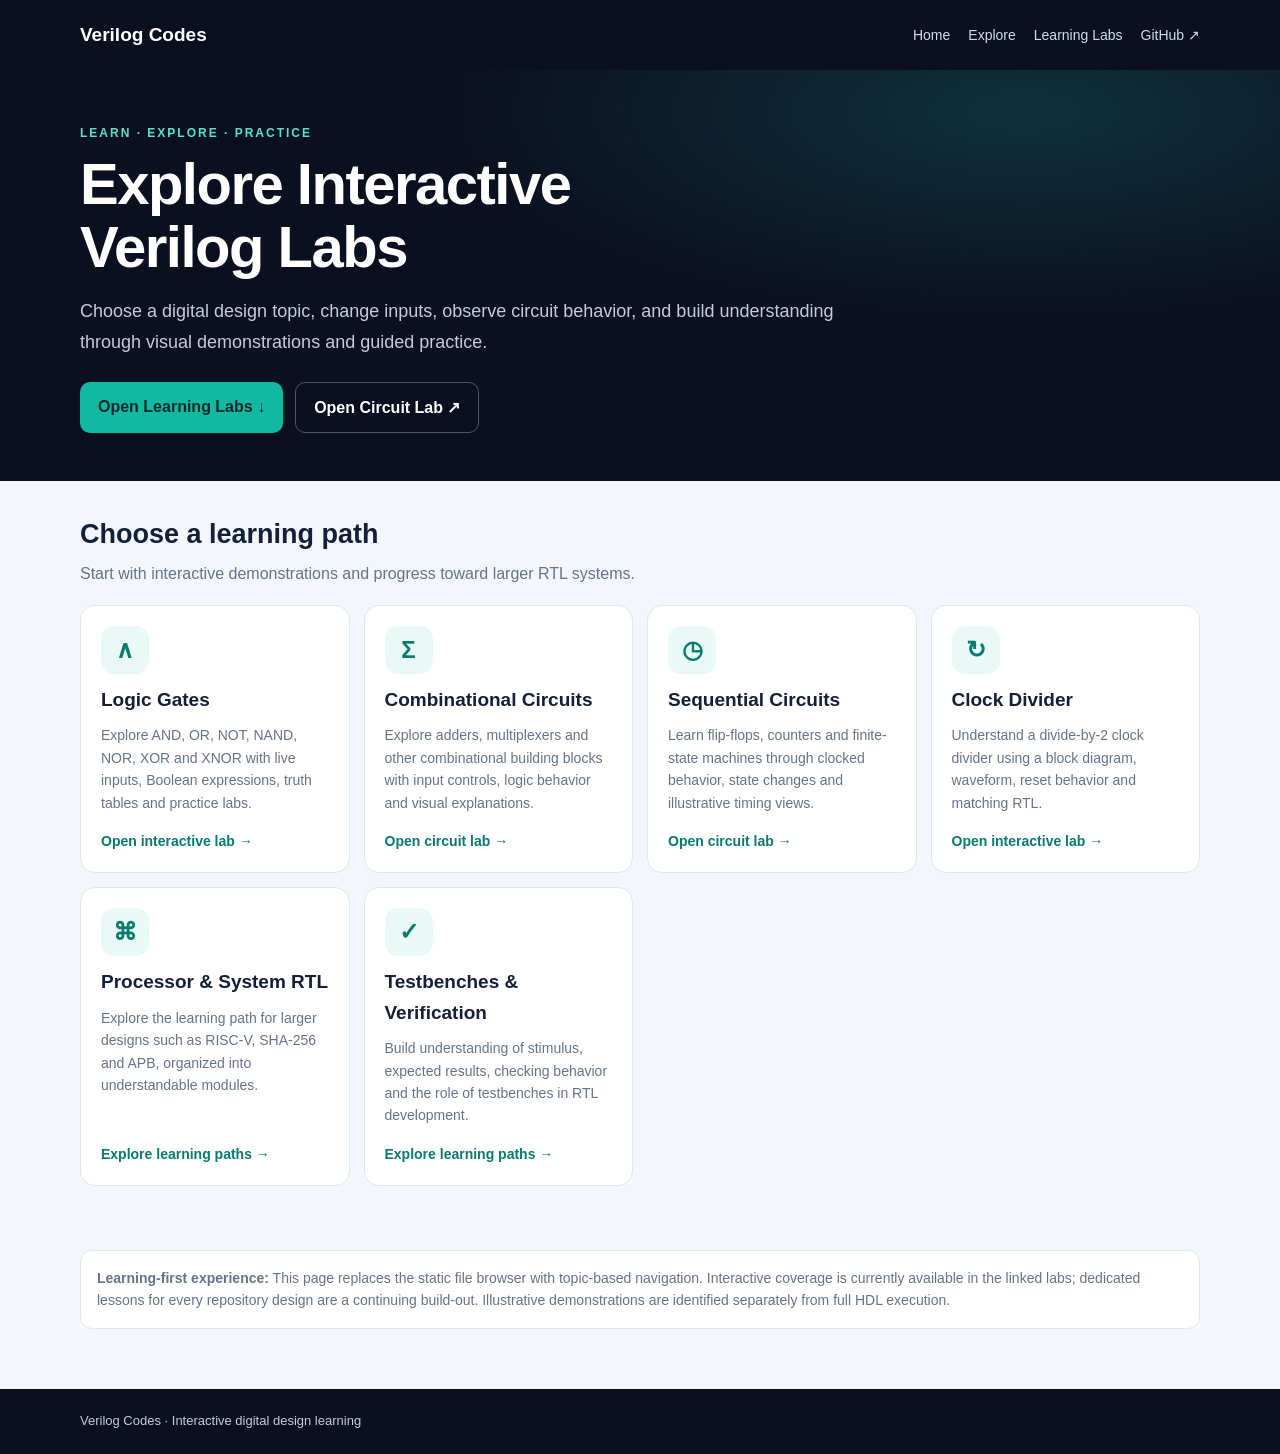
<file: docs/browse.html>
<!doctype html>
<html lang="en"><head><meta charset="utf-8"><meta name="viewport" content="width=device-width,initial-scale=1"><meta name="theme-color" content="#0b1020"><title>Interactive Verilog Learning | Verilog Codes</title><meta name="description" content="Learn digital design through interactive Verilog circuit labs."><style>
:root{--bg:#f3f6fb;--ink:#142039;--muted:#65738b;--line:#dfe6f0;--dark:#0b1020;--teal:#12b9a2;--mint:#e9faf6}*{box-sizing:border-box}body{margin:0;background:var(--bg);color:var(--ink);font:16px/1.6 Arial,sans-serif}a{color:inherit;text-decoration:none}.wrap{width:min(1120px,calc(100% - 32px));margin:auto}header{background:var(--dark);color:white}nav{min-height:70px;display:flex;align-items:center;justify-content:space-between;gap:16px;flex-wrap:wrap}.brand{font-size:19px;font-weight:800}.links{display:flex;gap:18px;flex-wrap:wrap;color:#d1dbea;font-size:14px}.hero{padding:54px 0 48px;background:radial-gradient(ellipse at 80% 10%,#145b6370,transparent 40%),var(--dark);color:white}.eyebrow{color:#55e3ce;text-transform:uppercase;font-size:12px;font-weight:bold;letter-spacing:2px;margin:0 0 10px}h1{font-size:clamp(34px,6vw,58px);line-height:1.08;margin:0;letter-spacing:-1.5px}.hero p:last-of-type{max-width:780px;color:#c1ccdc;font-size:18px;line-height:1.7;margin:18px 0 24px}.actions{display:flex;gap:12px;flex-wrap:wrap}.btn{display:inline-block;padding:12px 18px;border-radius:10px;background:var(--teal);color:#062b29;font-weight:800}.btn.secondary{background:transparent;border:1px solid #4b566b;color:white}.section{padding:32px 0}.section h2{font-size:27px;margin:0 0 5px}.sub{color:var(--muted);margin:0 0 18px}.cards{display:grid;grid-template-columns:repeat(auto-fit,minmax(245px,1fr));gap:14px}.card{background:#fff;border:1px solid var(--line);border-radius:15px;padding:20px;display:flex;flex-direction:column;gap:9px;min-height:220px}.card:hover{border-color:#65cfc1;box-shadow:0 8px 24px #14203910}.symbol{width:48px;height:48px;border-radius:13px;background:var(--mint);color:#087b6e;display:grid;place-items:center;font-size:24px;font-weight:bold}.card h3{font-size:19px;margin:2px 0 0}.card p{font-size:14px;color:var(--muted);margin:0;flex:1}.card .link{font-size:14px;color:#087b6e;font-weight:bold;margin-top:7px}.note{border:1px solid var(--line);background:#fff;border-radius:12px;padding:16px;color:var(--muted);font-size:14px}footer{background:var(--dark);color:#c3ccdc;padding:22px 0;font-size:13px;margin-top:28px}@media(max-width:600px){.hero{padding:40px 0}.links{gap:12px}.hero p:last-of-type{font-size:16px}}
</style></head><body><header><nav class="wrap"><a class="brand" href="index.html">Verilog Codes</a><div class="links"><a href="index.html">Home</a><a href="browse.html" aria-current="page">Explore</a><a href="learn/">Learning Labs</a><a href="https://github.com/T-Maharshi-Sanand-Yadav/Verilog_Codes" target="_blank" rel="noreferrer">GitHub ↗</a></div></nav></header>
<section class="hero"><div class="wrap"><p class="eyebrow">Learn · Explore · Practice</p><h1>Explore Interactive<br>Verilog Labs</h1><p>Choose a digital design topic, change inputs, observe circuit behavior, and build understanding through visual demonstrations and guided practice.</p><div class="actions"><a class="btn" href="learn/">Open Learning Labs ↓</a><a class="btn secondary" href="simulations/">Open Circuit Lab ↗</a></div></div></section>
<main class="wrap"><section class="section"><h2>Choose a learning path</h2><p class="sub">Start with interactive demonstrations and progress toward larger RTL systems.</p><div class="cards">
<a class="card" href="simulations/?path=Logic"><span class="symbol">∧</span><h3>Logic Gates</h3><p>Explore AND, OR, NOT, NAND, NOR, XOR and XNOR with live inputs, Boolean expressions, truth tables and practice labs.</p><span class="link">Open interactive lab →</span></a>
<a class="card" href="simulations/?path=Combinational"><span class="symbol">Σ</span><h3>Combinational Circuits</h3><p>Explore adders, multiplexers and other combinational building blocks with input controls, logic behavior and visual explanations.</p><span class="link">Open circuit lab →</span></a>
<a class="card" href="simulations/?path=Sequential"><span class="symbol">◷</span><h3>Sequential Circuits</h3><p>Learn flip-flops, counters and finite-state machines through clocked behavior, state changes and illustrative timing views.</p><span class="link">Open circuit lab →</span></a>
<a class="card" href="clock-divider/"><span class="symbol">↻</span><h3>Clock Divider</h3><p>Understand a divide-by-2 clock divider using a block diagram, waveform, reset behavior and matching RTL.</p><span class="link">Open interactive lab →</span></a>
<a class="card" href="learn/"><span class="symbol">⌘</span><h3>Processor & System RTL</h3><p>Explore the learning path for larger designs such as RISC-V, SHA-256 and APB, organized into understandable modules.</p><span class="link">Explore learning paths →</span></a>
<a class="card" href="learn/"><span class="symbol">✓</span><h3>Testbenches & Verification</h3><p>Build understanding of stimulus, expected results, checking behavior and the role of testbenches in RTL development.</p><span class="link">Explore learning paths →</span></a>
</div></section><section class="section"><div class="note"><strong>Learning-first experience:</strong> This page replaces the static file browser with topic-based navigation. Interactive coverage is currently available in the linked labs; dedicated lessons for every repository design are a continuing build-out. Illustrative demonstrations are identified separately from full HDL execution.</div></section></main><footer><div class="wrap">Verilog Codes · Interactive digital design learning</div></footer></body></html>
</file>
